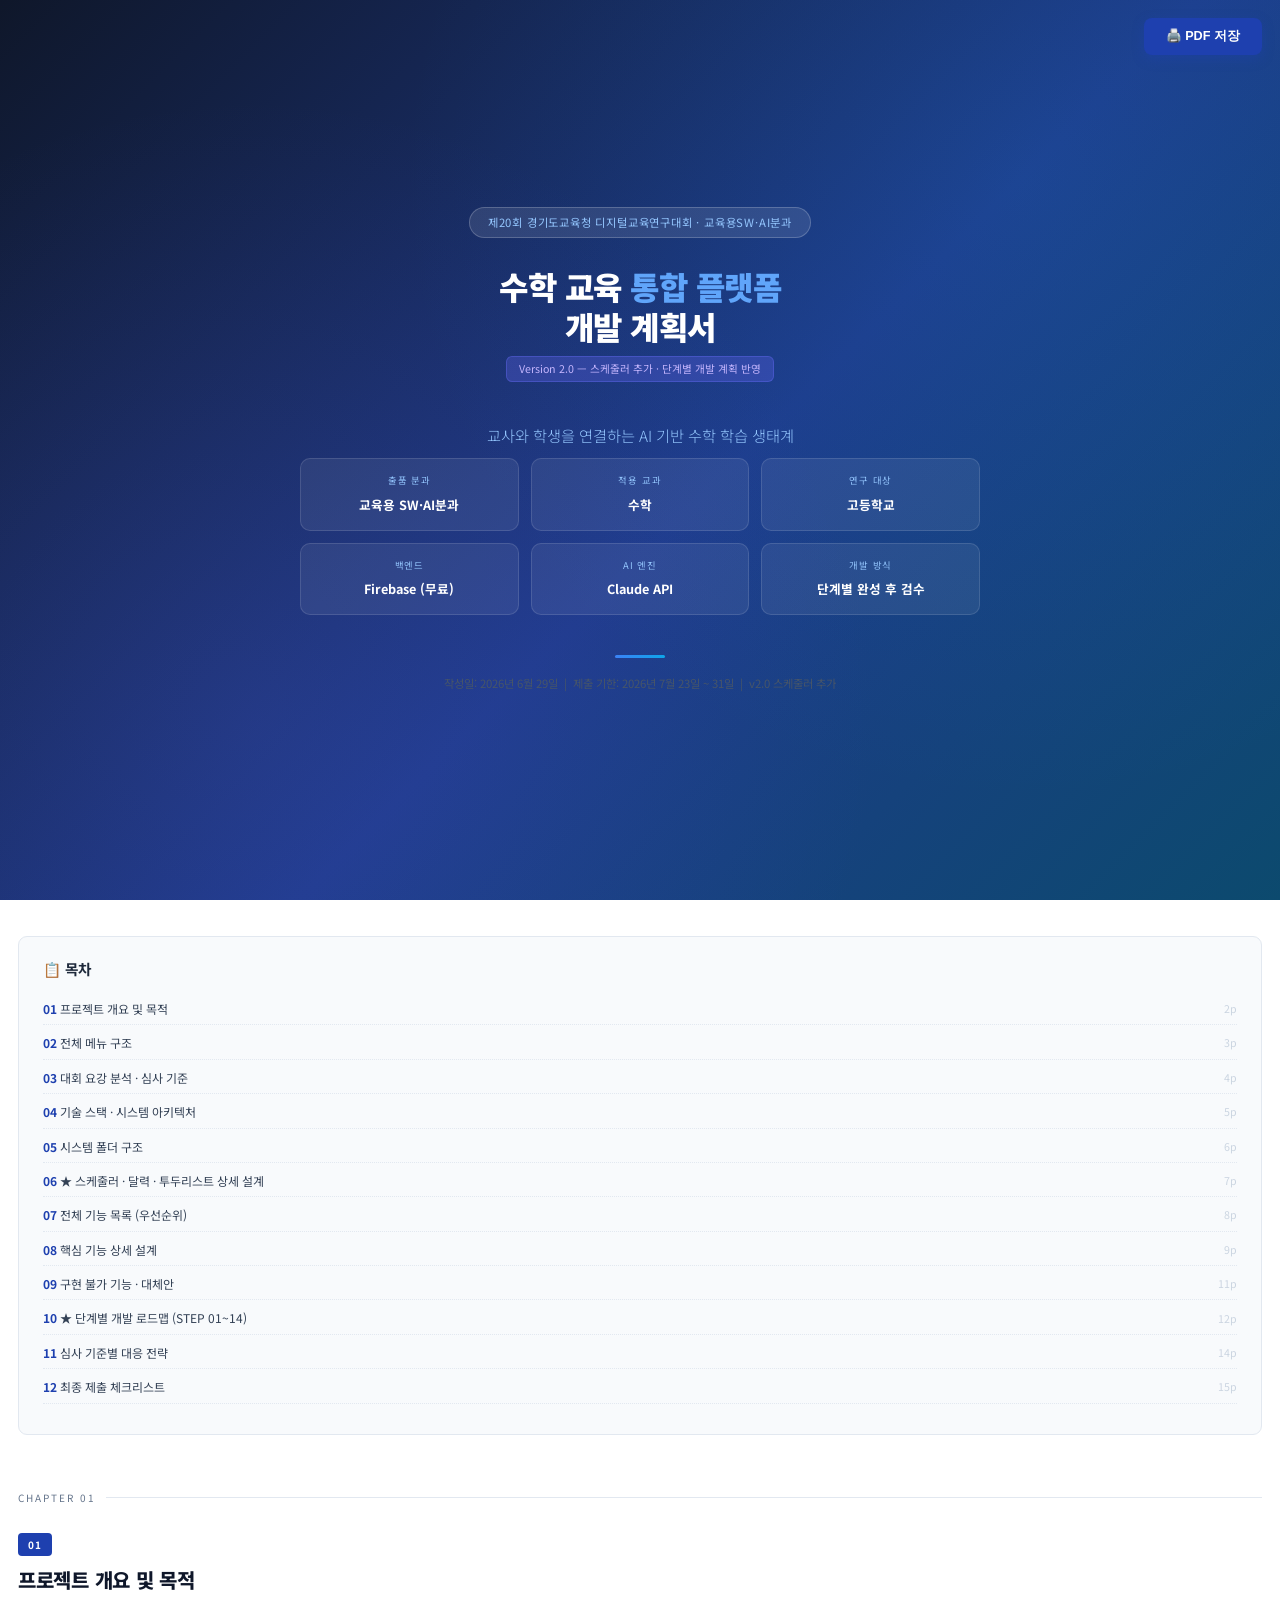
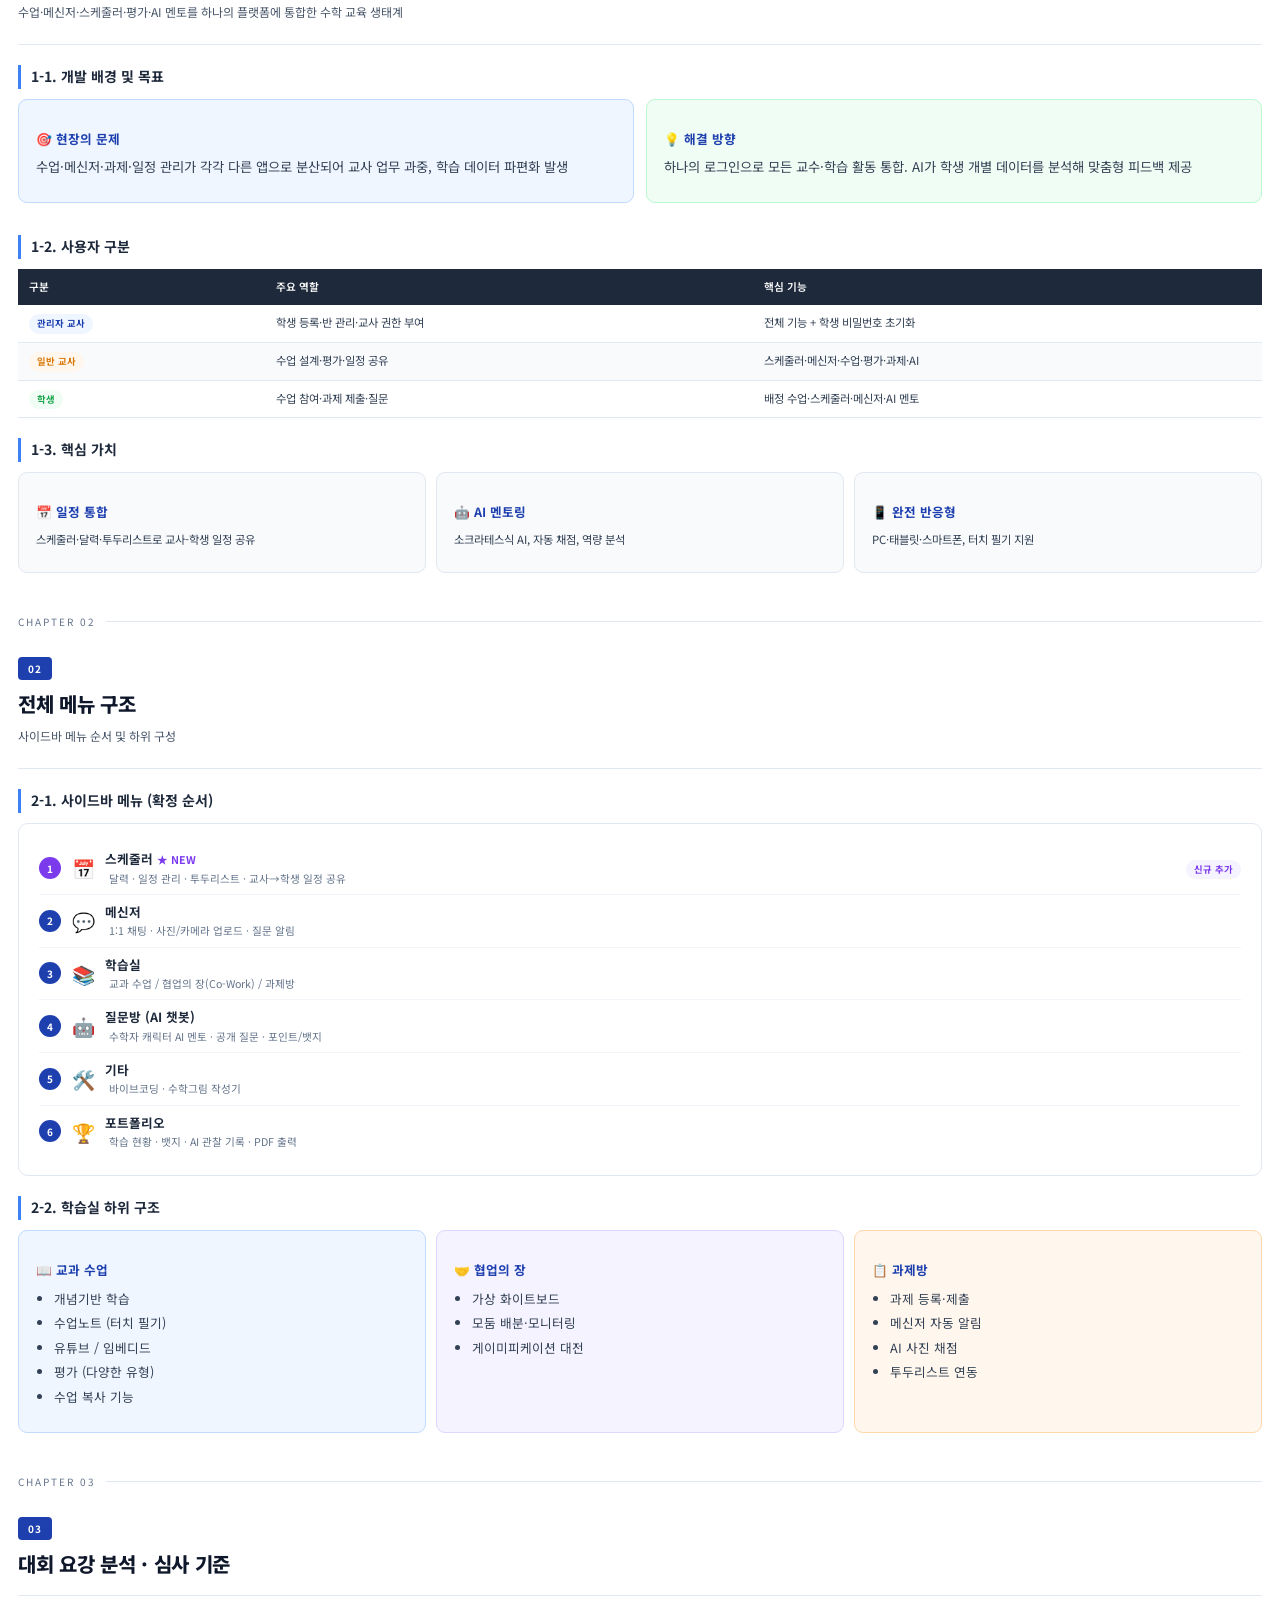
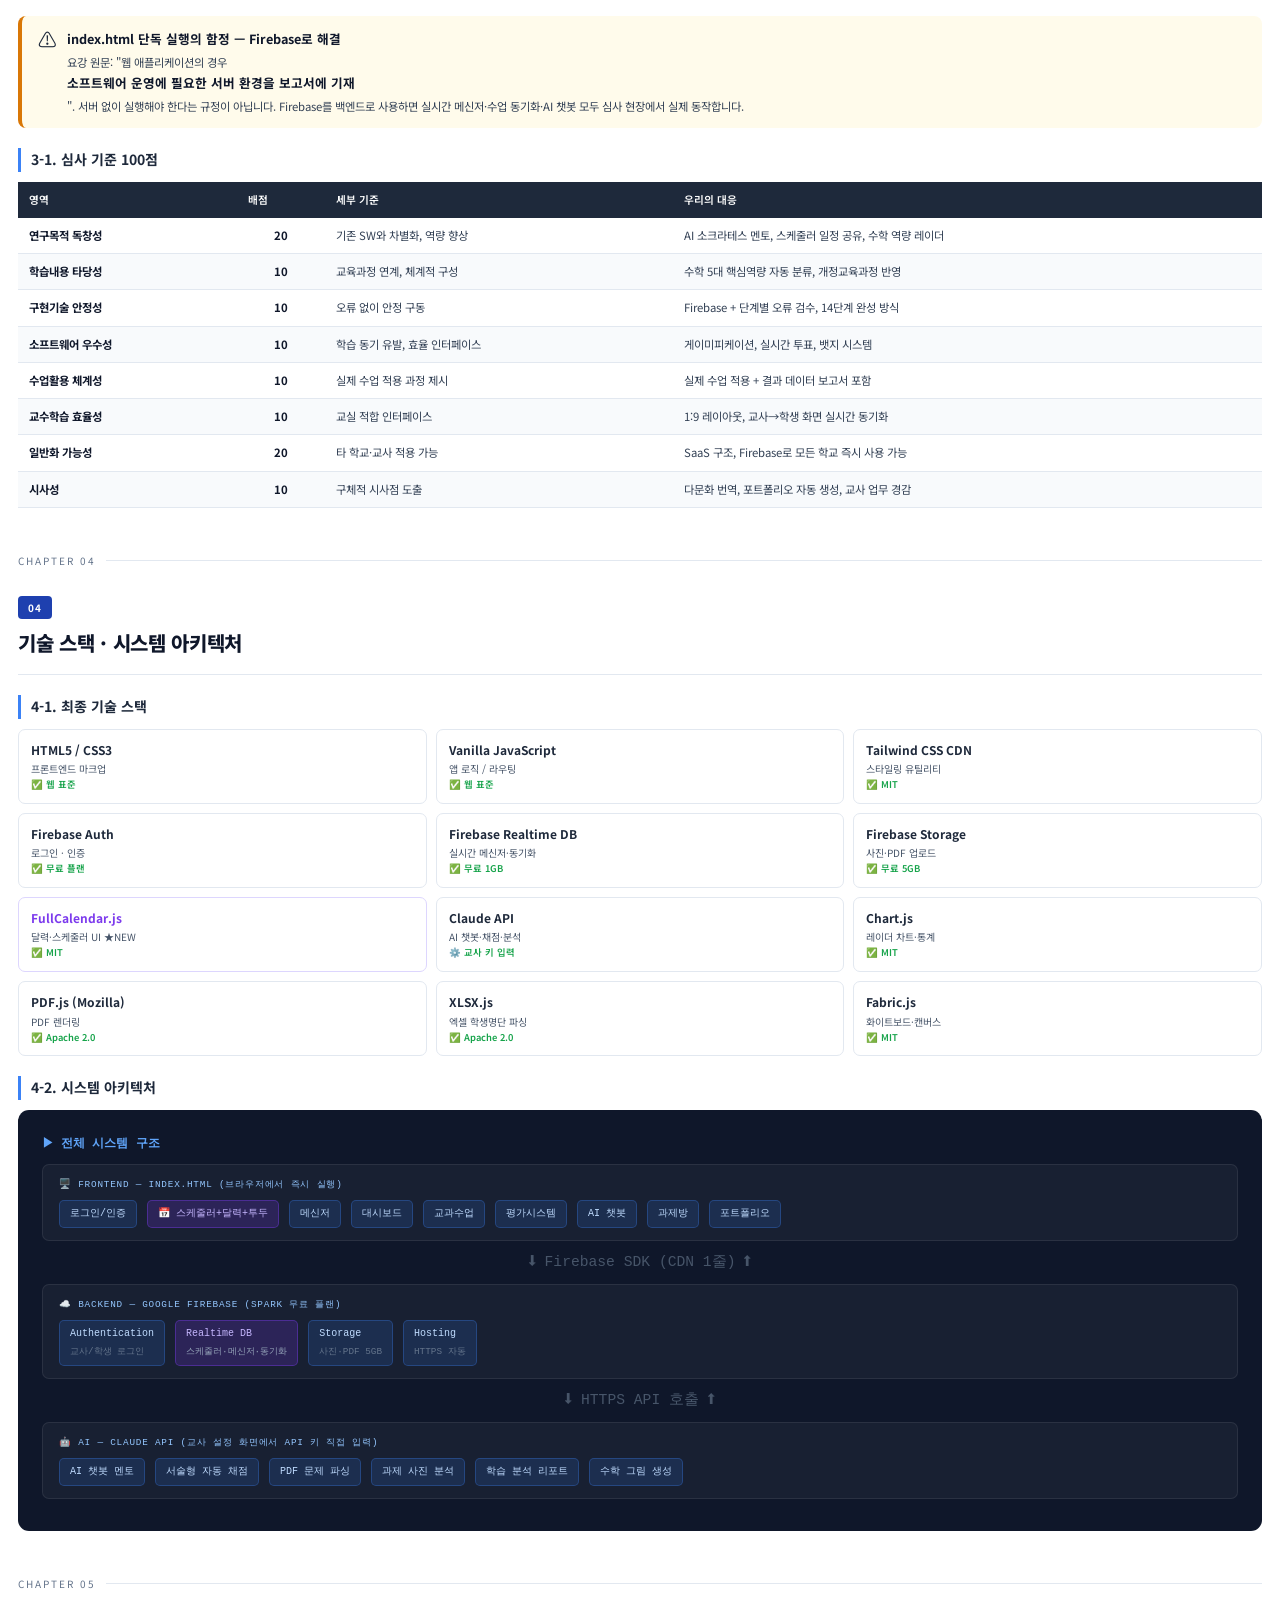
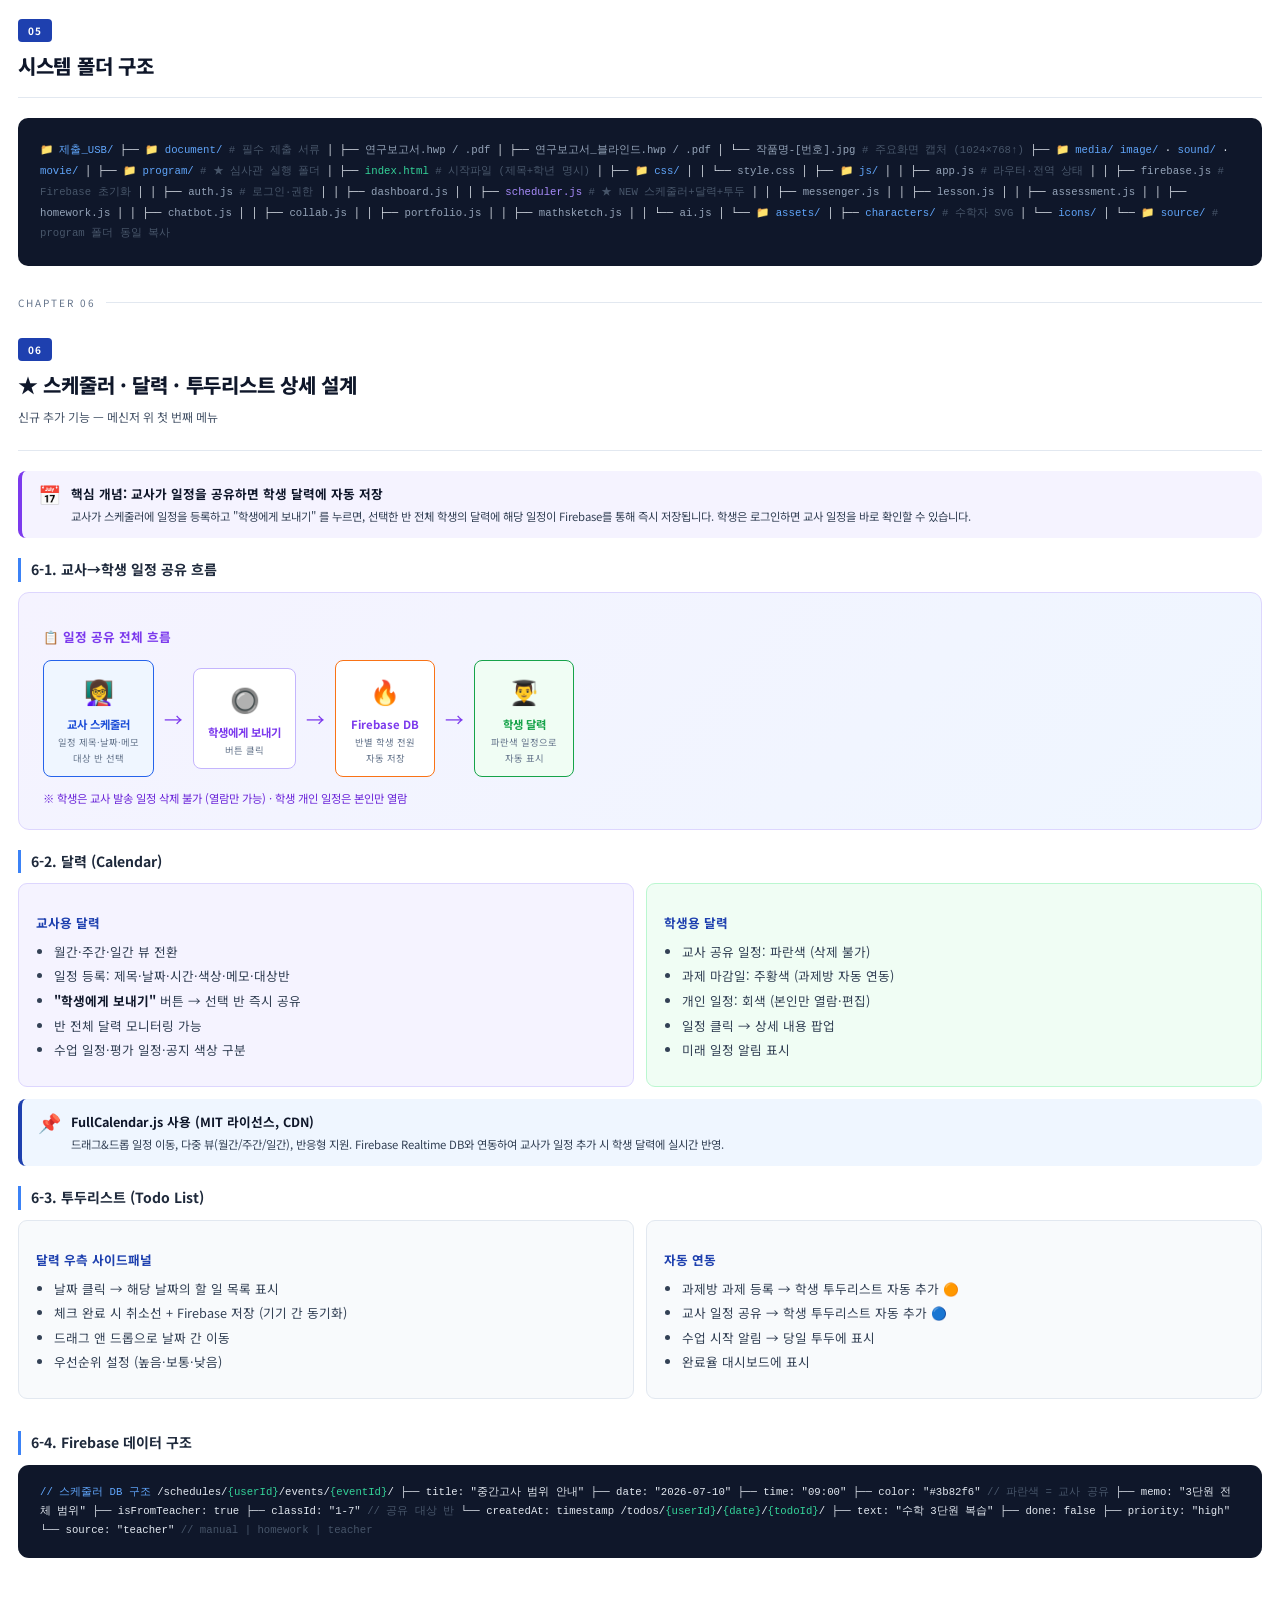
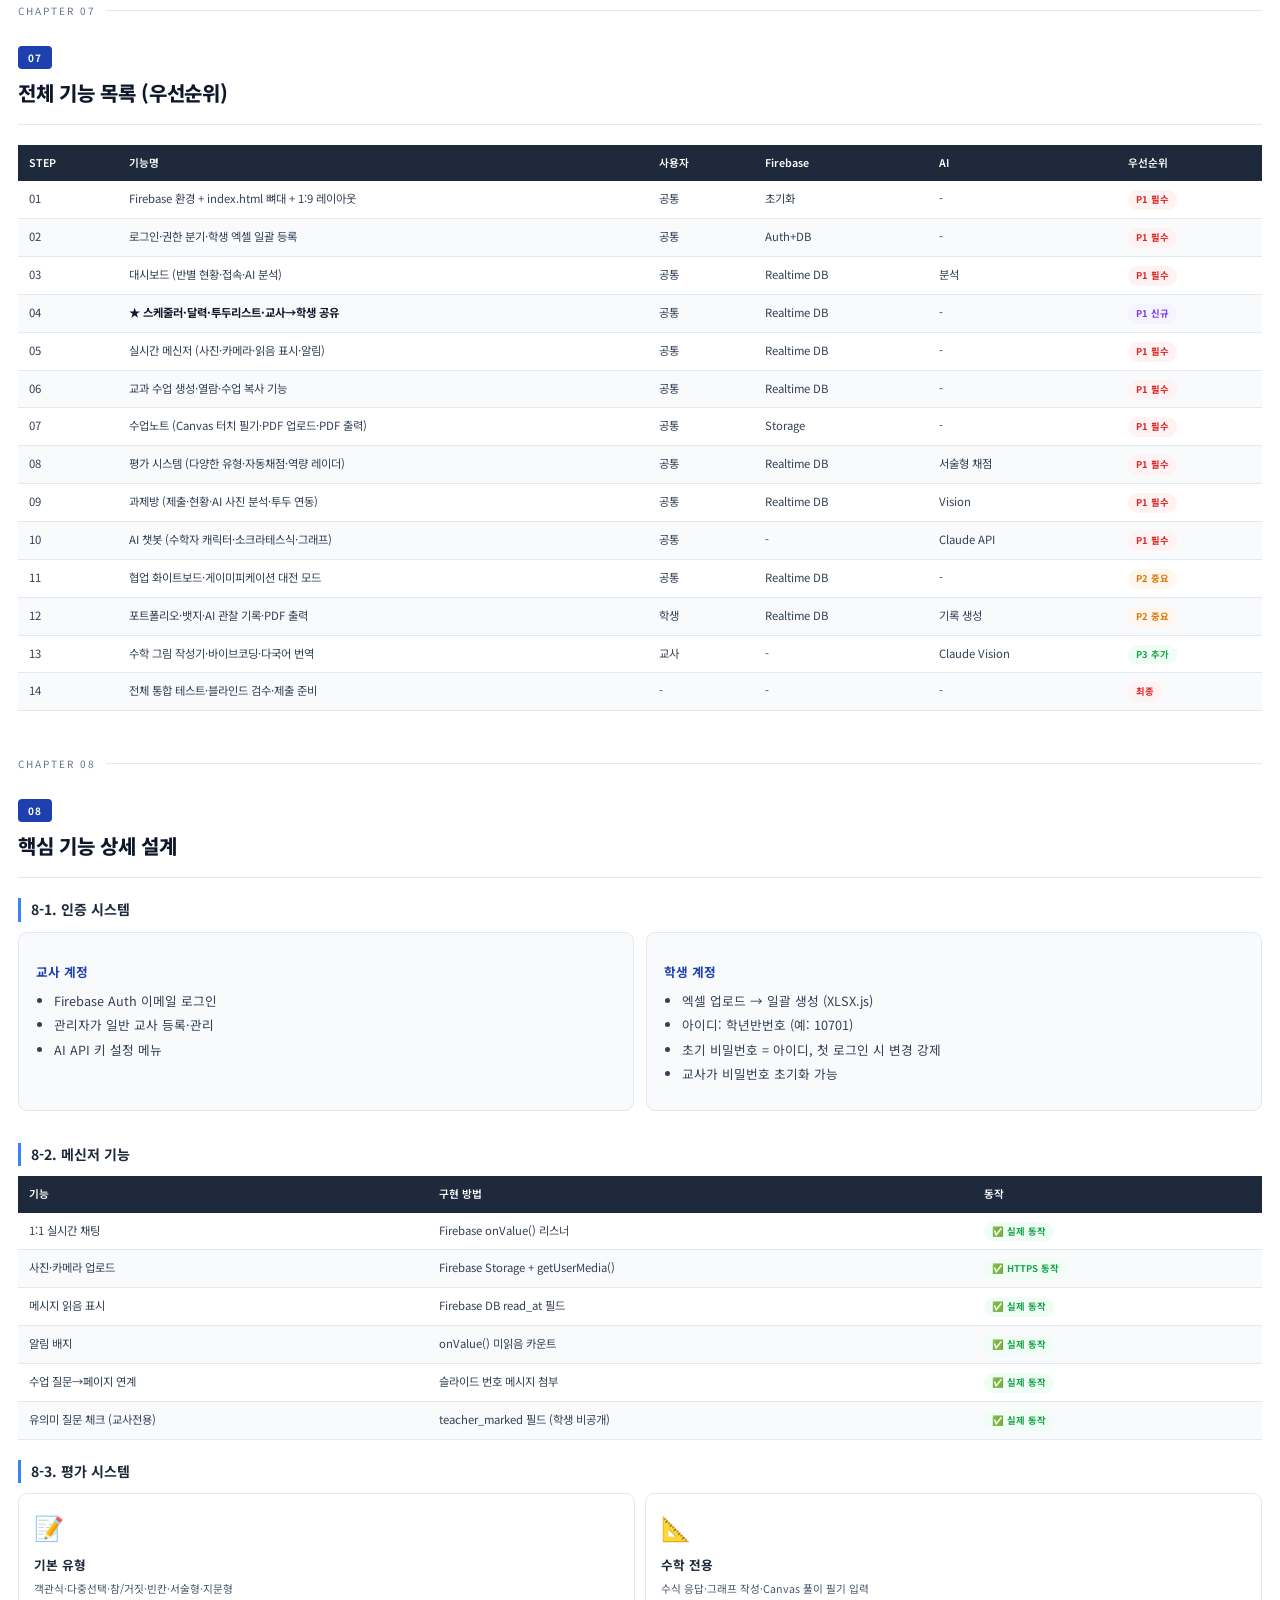
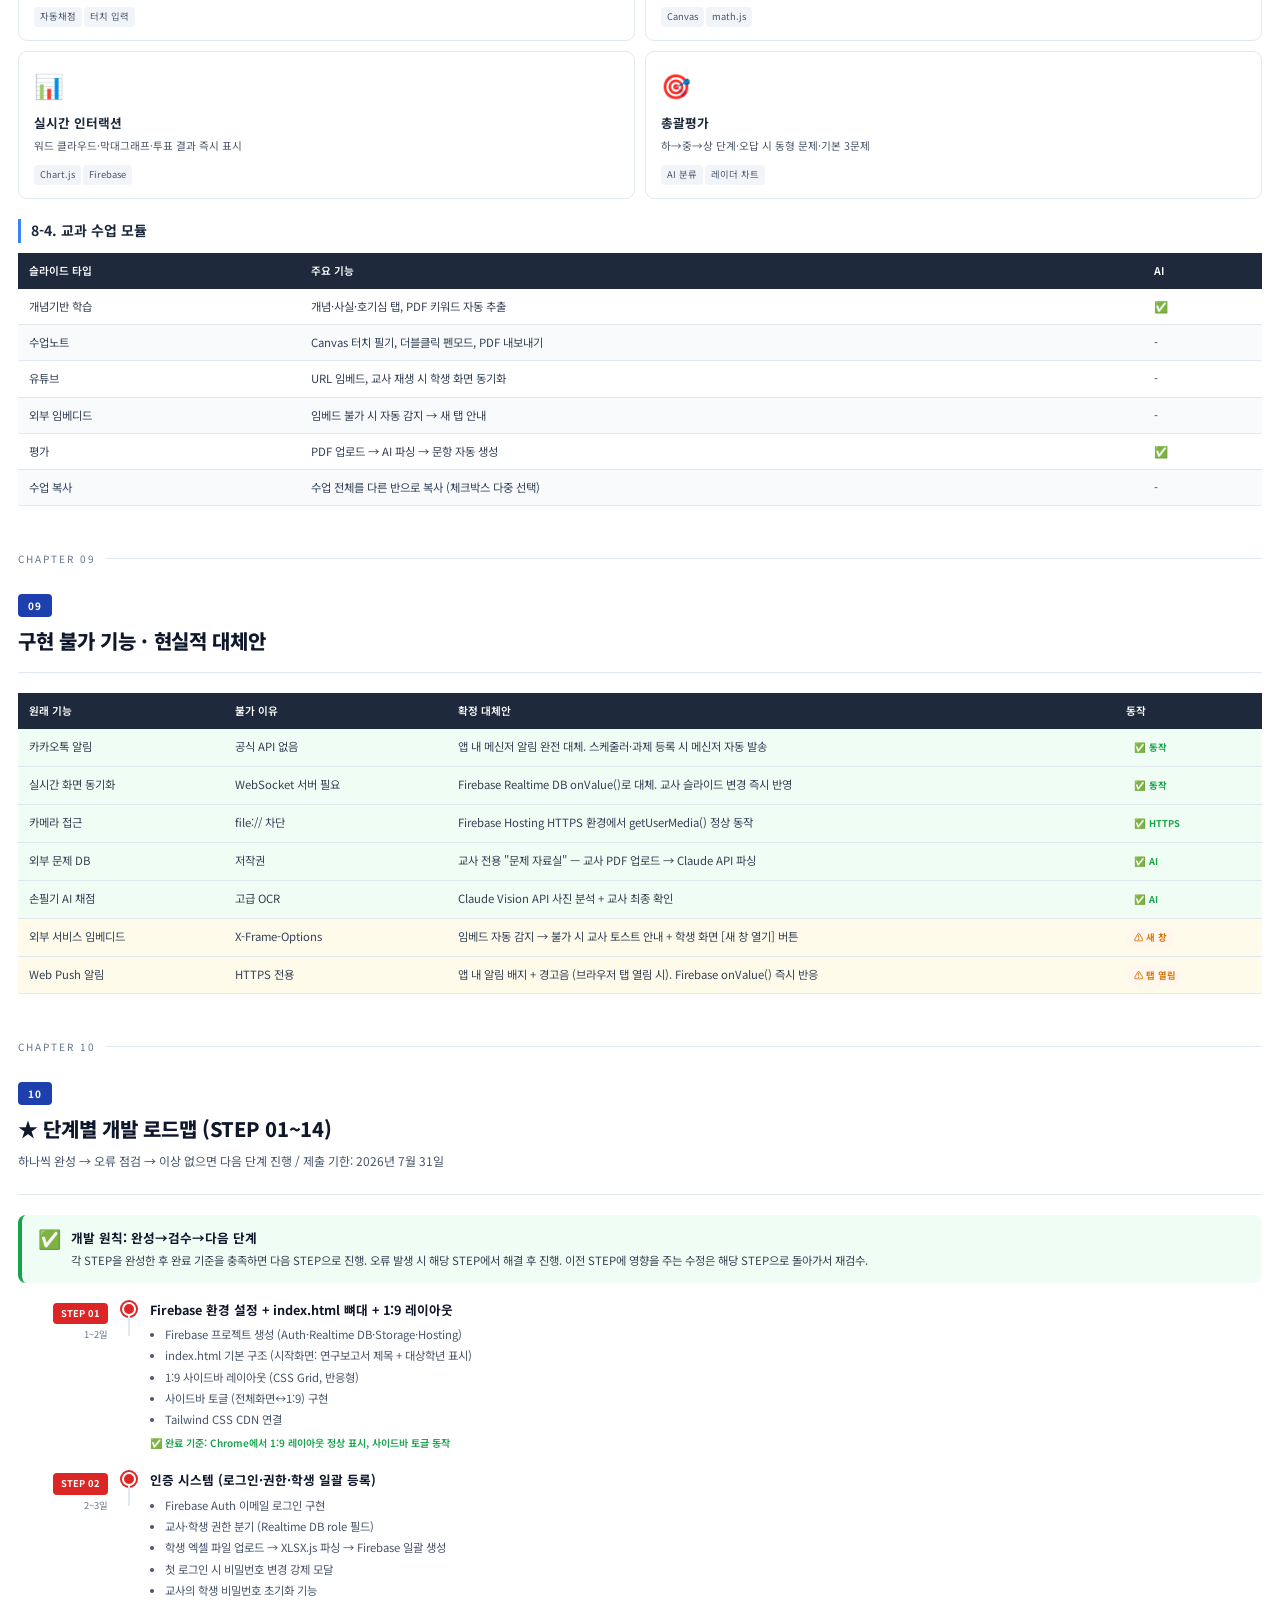
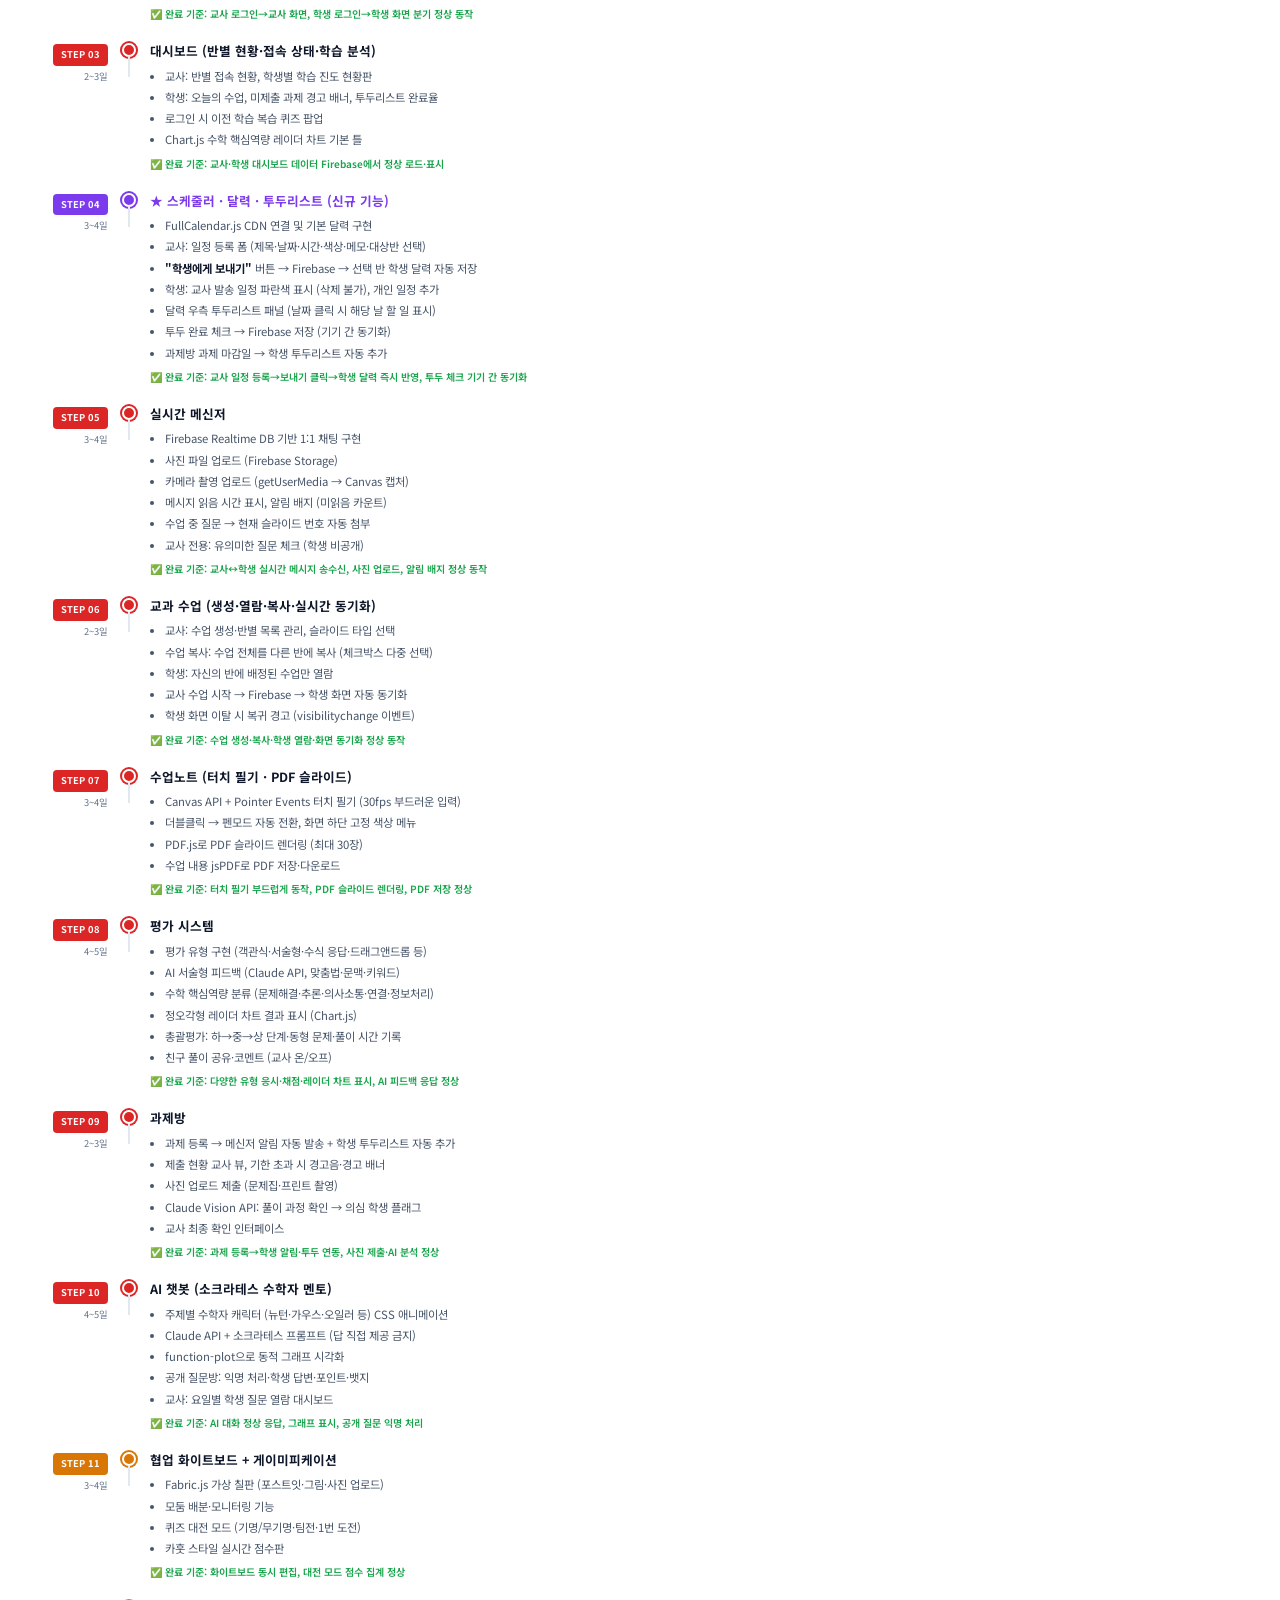
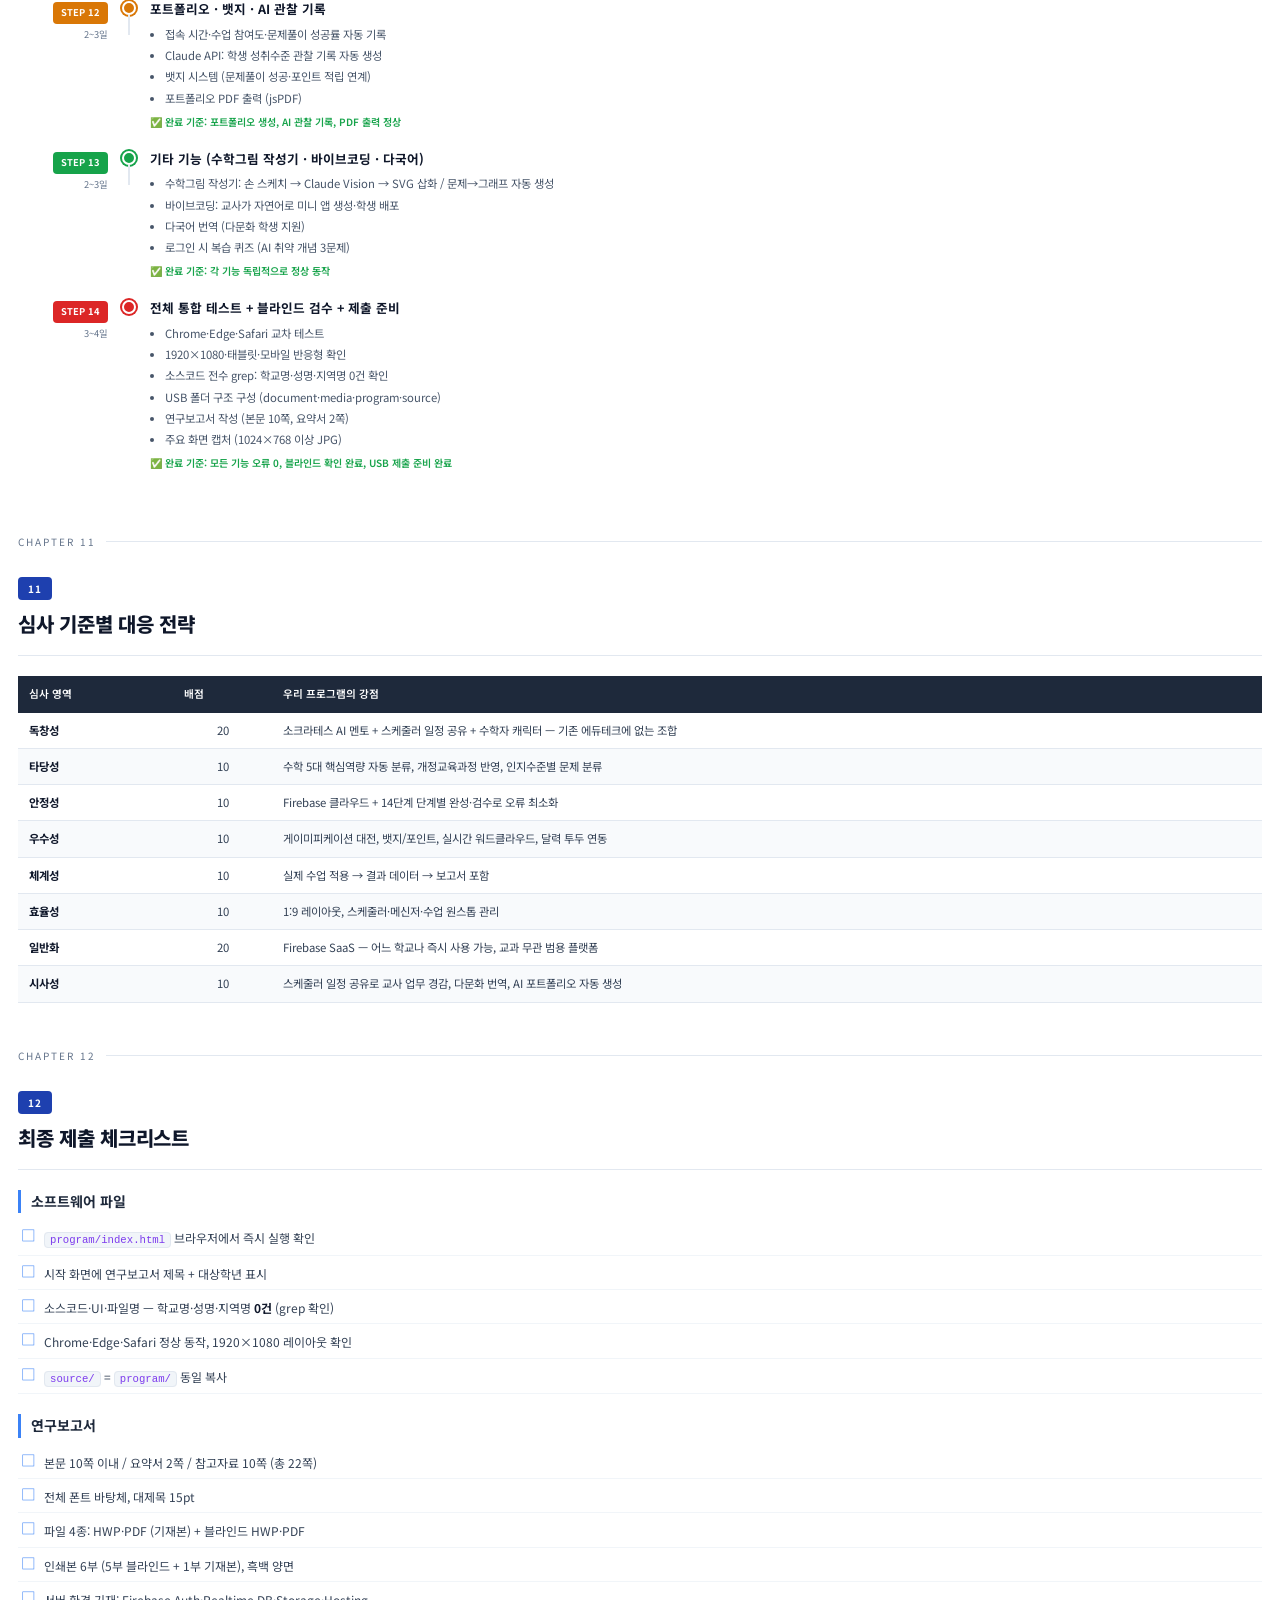
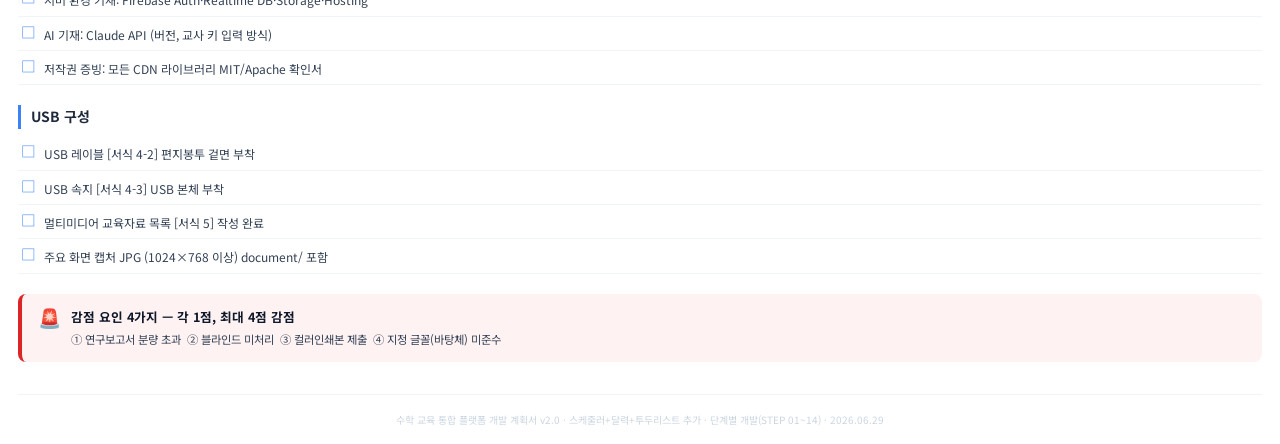
<file: 개발계획서.html>
<!DOCTYPE html>
<html lang="ko">
<head>
<meta charset="UTF-8">
<meta name="viewport" content="width=device-width, initial-scale=1.0">
<title>수학 교육 통합 플랫폼 개발 계획서 v2</title>
<style>
@import url('https://fonts.googleapis.com/css2?family=Noto+Sans+KR:wght@300;400;500;700;900&display=swap');
*{margin:0;padding:0;box-sizing:border-box}
:root{
  --primary:#1e40af;--pl:#3b82f6;--accent:#0ea5e9;
  --green:#16a34a;--orange:#d97706;--red:#dc2626;--purple:#7c3aed;
  --g50:#f8fafc;--g100:#f1f5f9;--g200:#e2e8f0;--g300:#cbd5e1;
  --g500:#64748b;--g600:#475569;--g700:#334155;--g800:#1e293b;--g900:#0f172a;
}
body{font-family:'Noto Sans KR','Malgun Gothic',sans-serif;background:#fff;color:var(--g800);font-size:10pt;line-height:1.7}
@page{size:A4;margin:14mm 17mm 14mm 17mm}
@media print{
  .no-print{display:none!important}
  .pb{page-break-before:always}
  body{font-size:9pt}
  .cover{min-height:100vh}
}

/* ── 표지 ── */
.cover{min-height:100vh;display:flex;flex-direction:column;justify-content:center;align-items:center;
  background:linear-gradient(135deg,#0f172a 0%,#1e3a8a 55%,#0c4a6e 100%);
  color:#fff;text-align:center;padding:50px 36px;position:relative;overflow:hidden}
.cover::before{content:'';position:absolute;inset:0;
  background:radial-gradient(circle at 20% 80%,rgba(99,102,241,.12) 0%,transparent 50%),
             radial-gradient(circle at 80% 20%,rgba(14,165,233,.1) 0%,transparent 50%)}
.ci{position:relative;z-index:1;max-width:680px;width:100%}
.cbadge{display:inline-block;background:rgba(255,255,255,.1);border:1px solid rgba(255,255,255,.2);
  border-radius:50px;padding:5px 18px;font-size:8.5pt;letter-spacing:.8px;margin-bottom:28px;color:#93c5fd}
.cover h1{font-size:24pt;font-weight:900;line-height:1.25;margin-bottom:10px;letter-spacing:-.5px}
.cover h1 span{color:#60a5fa}
.cover .sub{font-size:11.5pt;color:#93c5fd;margin-bottom:10px;font-weight:300}
.cover .ver{display:inline-block;background:rgba(99,102,241,.3);border:1px solid rgba(99,102,241,.4);
  border-radius:6px;padding:3px 12px;font-size:8pt;color:#c4b5fd;margin-bottom:40px}
.cgrid{display:grid;grid-template-columns:repeat(3,1fr);gap:12px;margin-bottom:40px}
.ccard{background:rgba(255,255,255,.07);border:1px solid rgba(255,255,255,.12);border-radius:10px;padding:14px 12px}
.ccard .cl{font-size:7pt;color:#93c5fd;margin-bottom:5px;text-transform:uppercase;letter-spacing:.8px}
.ccard .cv{font-size:9.5pt;font-weight:700;color:#fff}
.cdiv{width:50px;height:3px;background:linear-gradient(90deg,#3b82f6,#0ea5e9);margin:0 auto 16px;border-radius:2px}
.cmeta{font-size:8.5pt;color:#475569}

/* ── 본문 공통 ── */
.doc{padding:0 2px}
.ph{padding:28px 0 0;margin-bottom:4px}
.ph .chap{font-size:7.5pt;color:var(--g500);text-transform:uppercase;letter-spacing:2px;
  margin-bottom:7px;display:flex;align-items:center;gap:10px}
.ph .chap::after{content:'';flex:1;height:1px;background:var(--g200)}
.sec{padding:20px 0 14px;border-bottom:1px solid var(--g200);margin-bottom:20px}
.snum{display:inline-block;background:var(--primary);color:#fff;font-size:7.5pt;font-weight:700;
  padding:3px 10px;border-radius:4px;margin-bottom:7px;letter-spacing:.8px}
.sec h2{font-size:15pt;font-weight:800;color:var(--g900);letter-spacing:-.3px}
.sec p{color:var(--g600);margin-top:5px;font-size:9pt}
h3{font-size:10.5pt;font-weight:700;color:var(--g800);margin:20px 0 10px;padding-left:10px;border-left:3px solid var(--pl)}
h4{font-size:9.5pt;font-weight:700;color:var(--primary);margin:13px 0 7px}
p{margin-bottom:8px;color:var(--g700)}
ul,ol{padding-left:18px;margin-bottom:10px}
li{margin-bottom:3px;color:var(--g700);font-size:9.5pt}
strong{color:var(--g900)}
code{background:var(--g100);border:1px solid var(--g200);border-radius:4px;padding:1px 5px;font-size:8pt;font-family:'Courier New',monospace;color:var(--purple)}

/* ── 카드 ── */
.card{background:var(--g50);border:1px solid var(--g200);border-radius:9px;padding:15px 17px;margin-bottom:12px}
.card-blue{background:#eff6ff;border-color:#bfdbfe}
.card-green{background:#f0fdf4;border-color:#bbf7d0}
.card-purple{background:#f5f3ff;border-color:#ddd6fe}
.card-orange{background:#fff7ed;border-color:#fed7aa}
.card-red{background:#fef2f2;border-color:#fecaca}

/* ── 알림 ── */
.alert{border-radius:8px;padding:12px 16px;margin-bottom:14px;display:flex;gap:10px;align-items:flex-start}
.ai{font-size:14pt;flex-shrink:0;line-height:1.2}
.alert-d{background:#fef2f2;border-left:4px solid var(--red)}
.alert-s{background:#f0fdf4;border-left:4px solid var(--green)}
.alert-w{background:#fffbeb;border-left:4px solid var(--orange)}
.alert-i{background:#eff6ff;border-left:4px solid var(--primary)}
.alert-p{background:#f5f3ff;border-left:4px solid var(--purple)}
.alert strong{display:block;margin-bottom:3px;font-size:9.5pt}
.alert p{margin:0;font-size:8.5pt}

/* ── 표 ── */
table{width:100%;border-collapse:collapse;margin-bottom:16px;font-size:8.5pt}
thead th{background:var(--g800);color:#fff;padding:9px 11px;text-align:left;font-weight:600;font-size:8pt}
tbody td{padding:8px 11px;border-bottom:1px solid var(--g200);color:var(--g700);vertical-align:top}
tbody tr:nth-child(even) td{background:var(--g50)}

/* ── 배지 ── */
.badge{display:inline-block;padding:2px 8px;border-radius:50px;font-size:7pt;font-weight:700;white-space:nowrap}
.br{background:#fef2f2;color:var(--red)}
.bg{background:#f0fdf4;color:var(--green)}
.bo{background:#fff7ed;color:var(--orange)}
.bb{background:#eff6ff;color:var(--primary)}
.bp{background:#f5f3ff;color:var(--purple)}
.bgr{background:var(--g100);color:var(--g600)}

/* ── 아키텍처 다이어그램 ── */
.arch{background:var(--g900);color:#e2e8f0;border-radius:11px;padding:24px;font-family:'Courier New',monospace;font-size:8pt;line-height:1.8;margin-bottom:16px}
.arch .at{color:#60a5fa;font-weight:700;margin-bottom:8px;font-size:9pt}
.al{background:rgba(255,255,255,.04);border:1px solid rgba(255,255,255,.08);border-radius:7px;padding:12px 16px;margin:8px 0}
.al .alt{color:#93c5fd;font-size:7pt;margin-bottom:6px;letter-spacing:.8px;text-transform:uppercase}
.aitems{display:flex;gap:10px;flex-wrap:wrap}
.aitem{background:rgba(59,130,246,.15);border:1px solid rgba(59,130,246,.3);border-radius:5px;padding:4px 10px;color:#bfdbfe;font-size:7.5pt}
.aitem.new{background:rgba(124,58,237,.2);border-color:rgba(124,58,237,.4);color:#c4b5fd}
.aarrow{text-align:center;color:var(--g600);font-size:11pt;line-height:1.6;padding:2px 0}

/* ── 폴더 트리 ── */
.ftree{background:var(--g900);color:#e2e8f0;border-radius:10px;padding:22px;font-family:'Courier New',monospace;font-size:8pt;line-height:1.95}
.ftree .fd{color:#60a5fa}
.ftree .ff{color:#94a3b8}
.ftree .fc{color:#475569}
.ftree .fh{color:#34d399}
.ftree .fn{color:#a78bfa}

/* ── 스텝 타임라인 ── */
.steps{position:relative;margin:16px 0}
.step{display:grid;grid-template-columns:90px 14px 1fr;gap:0 14px;margin-bottom:0;align-items:start}
.step-line{grid-column:2;grid-row:1/3;display:flex;flex-direction:column;align-items:center}
.step-dot{width:14px;height:14px;border-radius:50%;border:2px solid #fff;box-shadow:0 0 0 2px var(--pl);background:var(--pl);flex-shrink:0;margin-top:3px}
.step-dot.p1{background:var(--red);box-shadow:0 0 0 2px var(--red)}
.step-dot.p2{background:var(--orange);box-shadow:0 0 0 2px var(--orange)}
.step-dot.p3{background:var(--green);box-shadow:0 0 0 2px var(--green)}
.step-dot.pnew{background:var(--purple);box-shadow:0 0 0 2px var(--purple)}
.step-vline{width:2px;background:var(--g200);flex:1;min-height:20px}
.step-num{text-align:right;padding-top:2px}
.step-num .sn{display:inline-block;background:var(--primary);color:#fff;font-size:7pt;font-weight:700;padding:3px 8px;border-radius:4px}
.step-num .sn.p1{background:var(--red)}
.step-num .sn.p2{background:var(--orange)}
.step-num .sn.p3{background:var(--green)}
.step-num .sn.pnew{background:var(--purple)}
.step-num .dur{font-size:7pt;color:var(--g500);margin-top:3px}
.step-content{padding-bottom:18px}
.step-content h4{font-size:9.5pt;margin:0 0 5px;color:var(--g900)}
.step-content ul{margin:0;padding-left:15px}
.step-content li{font-size:8.5pt;color:var(--g600);margin-bottom:2px}
.step-content .ok{font-size:7.5pt;color:var(--green);margin-top:5px;font-weight:600}
.step-content .ok::before{content:'✅ 완료 기준: '}

/* ── 그리드 ── */
.g2{display:grid;grid-template-columns:1fr 1fr;gap:12px}
.g3{display:grid;grid-template-columns:1fr 1fr 1fr;gap:10px}
.g4{display:grid;grid-template-columns:repeat(4,1fr);gap:8px}

/* ── 체크리스트 ── */
.clist{list-style:none;padding:0}
.clist li{padding:5px 0 5px 26px;position:relative;border-bottom:1px solid var(--g100);font-size:9pt}
.clist li::before{content:'□';position:absolute;left:3px;color:var(--pl);font-size:11pt;line-height:1;top:5px}

/* ── 목차 ── */
.toc{background:var(--g50);border:1px solid var(--g200);border-radius:9px;padding:20px 24px;margin-bottom:26px}
.toc h3{border:none;padding:0;margin:0 0 12px;font-size:11pt}
.toc-list{list-style:none;padding:0}
.toc-list li{display:flex;justify-content:space-between;align-items:center;
  padding:5px 0;border-bottom:1px dotted var(--g200);font-size:9pt;color:var(--g700)}
.toc-list .tn{color:var(--primary);font-weight:700;min-width:24px}
.toc-list .tp{color:var(--g300);font-size:8pt}

/* ── 스케줄러 개요도 ── */
.sch-flow{background:linear-gradient(135deg,#f5f3ff,#eff6ff);border:1px solid #ddd6fe;border-radius:11px;padding:20px 24px;margin-bottom:16px}
.sch-boxes{display:flex;align-items:center;gap:10px;flex-wrap:wrap;margin:12px 0}
.sch-box{background:#fff;border:1.5px solid #c4b5fd;border-radius:8px;padding:10px 14px;text-align:center;min-width:100px}
.sch-box .sb-icon{font-size:18pt;margin-bottom:4px}
.sch-box .sb-title{font-size:8.5pt;font-weight:700;color:var(--purple)}
.sch-box .sb-sub{font-size:7pt;color:var(--g500)}
.sch-arrow{font-size:14pt;color:var(--purple);flex-shrink:0}
.sch-box.teacher{border-color:#2563eb;background:#eff6ff}
.sch-box.teacher .sb-title{color:#1d4ed8}
.sch-box.student{border-color:#16a34a;background:#f0fdf4}
.sch-box.student .sb-title{color:var(--green)}

/* ── 메뉴 구조도 ── */
.menu-tree{background:#fff;border:1.5px solid var(--g200);border-radius:10px;padding:18px 20px;margin-bottom:16px}
.menu-item{display:flex;align-items:center;gap:10px;padding:6px 0;border-bottom:1px solid var(--g100)}
.menu-item:last-child{border:none}
.mi-num{width:22px;height:22px;background:var(--primary);color:#fff;border-radius:50%;display:flex;align-items:center;justify-content:center;font-size:7.5pt;font-weight:700;flex-shrink:0}
.mi-num.new{background:var(--purple)}
.mi-icon{font-size:14pt;width:24px;text-align:center}
.mi-name{font-weight:700;font-size:9.5pt;color:var(--g800)}
.mi-sub{font-size:8pt;color:var(--g500);margin-left:4px}
.mi-badge{margin-left:auto}

/* ── 기능 카드 ── */
.fc-grid{display:grid;grid-template-columns:1fr 1fr;gap:10px;margin-bottom:14px}
.fc-item{border:1px solid var(--g200);border-radius:9px;padding:13px 15px;background:#fff}
.fc-item .fi{font-size:18pt;margin-bottom:6px}
.fc-item h4{font-size:9.5pt;margin:0 0 5px;color:var(--g800)}
.fc-item p{font-size:8pt;margin:0;color:var(--g600);line-height:1.55}
.fc-item .tags{margin-top:7px}
.fc-item .tags span{display:inline-block;background:var(--g100);color:var(--g600);font-size:7pt;padding:2px 6px;border-radius:4px;margin:2px 2px 0 0}

/* ── 스택 그리드 ── */
.sg{display:grid;grid-template-columns:repeat(3,1fr);gap:9px;margin-bottom:14px}
.si{background:#fff;border:1px solid var(--g200);border-radius:7px;padding:10px 12px}
.si .sn{font-weight:700;font-size:9pt;color:var(--g800)}
.si .sr{font-size:7.5pt;color:var(--g600)}
.si .sl{font-size:7pt;color:var(--green);font-weight:600}

/* ── 인쇄 버튼 ── */
.pbtn{position:fixed;top:18px;right:18px;background:var(--primary);color:#fff;border:none;border-radius:8px;
  padding:10px 22px;font-size:9.5pt;font-weight:700;cursor:pointer;box-shadow:0 4px 12px rgba(30,64,175,.4);z-index:1000;display:flex;align-items:center;gap:6px}
.pbtn:hover{background:#1d4ed8}

.hbox{background:linear-gradient(135deg,#eff6ff,#f0f9ff);border:1px solid #bfdbfe;border-radius:9px;padding:15px 19px;margin-bottom:14px}
.hbox h4{color:var(--primary);margin:0 0 7px}
hr{border:none;border-top:1px solid var(--g200);margin:24px 0}
.pn{text-align:center;color:var(--g300);font-size:7.5pt;padding:16px 0;border-top:1px solid var(--g100);margin-top:32px}
.risk-g td{background:#f0fdf4!important}
.risk-o td{background:#fffbeb!important}
.risk-r td{background:#fef2f2!important}
</style>
</head>
<body>

<button class="pbtn no-print" onclick="window.print()">🖨️ PDF 저장</button>

<!-- ══════════════════ 표지 ══════════════════ -->
<div class="cover">
<div class="ci">
  <div class="cbadge">제20회 경기도교육청 디지털교육연구대회 · 교육용SW·AI분과</div>
  <h1>수학 교육 <span>통합 플랫폼</span><br>개발 계획서</h1>
  <div class="ver">Version 2.0 — 스케줄러 추가 · 단계별 개발 계획 반영</div>
  <p class="sub">교사와 학생을 연결하는 AI 기반 수학 학습 생태계</p>
  <div class="cgrid">
    <div class="ccard"><div class="cl">출품 분과</div><div class="cv">교육용 SW·AI분과</div></div>
    <div class="ccard"><div class="cl">적용 교과</div><div class="cv">수학</div></div>
    <div class="ccard"><div class="cl">연구 대상</div><div class="cv">고등학교</div></div>
    <div class="ccard"><div class="cl">백엔드</div><div class="cv">Firebase (무료)</div></div>
    <div class="ccard"><div class="cl">AI 엔진</div><div class="cv">Claude API</div></div>
    <div class="ccard"><div class="cl">개발 방식</div><div class="cv">단계별 완성 후 검수</div></div>
  </div>
  <div class="cdiv"></div>
  <div class="cmeta">작성일: 2026년 6월 29일 &nbsp;|&nbsp; 제출 기한: 2026년 7월 23일 ~ 31일 &nbsp;|&nbsp; v2.0 스케줄러 추가</div>
</div>
</div>

<div class="doc" style="padding:36px 18px 0">

<!-- ══ 목차 ══ -->
<div class="toc">
  <h3>📋 목차</h3>
  <ul class="toc-list">
    <li><span><span class="tn">01</span> 프로젝트 개요 및 목적</span><span class="tp">2p</span></li>
    <li><span><span class="tn">02</span> 전체 메뉴 구조</span><span class="tp">3p</span></li>
    <li><span><span class="tn">03</span> 대회 요강 분석 · 심사 기준</span><span class="tp">4p</span></li>
    <li><span><span class="tn">04</span> 기술 스택 · 시스템 아키텍처</span><span class="tp">5p</span></li>
    <li><span><span class="tn">05</span> 시스템 폴더 구조</span><span class="tp">6p</span></li>
    <li><span><span class="tn">06</span> ★ 스케줄러 · 달력 · 투두리스트 상세 설계</span><span class="tp">7p</span></li>
    <li><span><span class="tn">07</span> 전체 기능 목록 (우선순위)</span><span class="tp">8p</span></li>
    <li><span><span class="tn">08</span> 핵심 기능 상세 설계</span><span class="tp">9p</span></li>
    <li><span><span class="tn">09</span> 구현 불가 기능 · 대체안</span><span class="tp">11p</span></li>
    <li><span><span class="tn">10</span> ★ 단계별 개발 로드맵 (STEP 01~14)</span><span class="tp">12p</span></li>
    <li><span><span class="tn">11</span> 심사 기준별 대응 전략</span><span class="tp">14p</span></li>
    <li><span><span class="tn">12</span> 최종 제출 체크리스트</span><span class="tp">15p</span></li>
  </ul>
</div>

<!-- ══════════ 01 개요 ══════════ -->
<div class="pb"></div>
<div class="ph"><div class="chap">CHAPTER 01</div></div>
<div class="sec"><div class="snum">01</div><h2>프로젝트 개요 및 목적</h2><p>수업·메신저·스케줄러·평가·AI 멘토를 하나의 플랫폼에 통합한 수학 교육 생태계</p></div>

<h3>1-1. 개발 배경 및 목표</h3>
<div class="g2">
  <div class="card card-blue">
    <h4>🎯 현장의 문제</h4>
    <p>수업·메신저·과제·일정 관리가 각각 다른 앱으로 분산되어 교사 업무 과중, 학습 데이터 파편화 발생</p>
  </div>
  <div class="card card-green">
    <h4>💡 해결 방향</h4>
    <p>하나의 로그인으로 모든 교수·학습 활동 통합. AI가 학생 개별 데이터를 분석해 맞춤형 피드백 제공</p>
  </div>
</div>

<h3>1-2. 사용자 구분</h3>
<table>
  <thead><tr><th>구분</th><th>주요 역할</th><th>핵심 기능</th></tr></thead>
  <tbody>
    <tr><td><span class="badge bb">관리자 교사</span></td><td>학생 등록·반 관리·교사 권한 부여</td><td>전체 기능 + 학생 비밀번호 초기화</td></tr>
    <tr><td><span class="badge bo">일반 교사</span></td><td>수업 설계·평가·일정 공유</td><td>스케줄러·메신저·수업·평가·과제·AI</td></tr>
    <tr><td><span class="badge bg">학생</span></td><td>수업 참여·과제 제출·질문</td><td>배정 수업·스케줄러·메신저·AI 멘토</td></tr>
  </tbody>
</table>

<h3>1-3. 핵심 가치</h3>
<div class="g3">
  <div class="card"><h4>📅 일정 통합</h4><p style="font-size:8.5pt">스케줄러·달력·투두리스트로 교사-학생 일정 공유</p></div>
  <div class="card"><h4>🤖 AI 멘토링</h4><p style="font-size:8.5pt">소크라테스식 AI, 자동 채점, 역량 분석</p></div>
  <div class="card"><h4>📱 완전 반응형</h4><p style="font-size:8.5pt">PC·태블릿·스마트폰, 터치 필기 지원</p></div>
</div>

<!-- ══════════ 02 메뉴 구조 ══════════ -->
<div class="pb"></div>
<div class="ph"><div class="chap">CHAPTER 02</div></div>
<div class="sec"><div class="snum">02</div><h2>전체 메뉴 구조</h2><p>사이드바 메뉴 순서 및 하위 구성</p></div>

<h3>2-1. 사이드바 메뉴 (확정 순서)</h3>
<div class="menu-tree">
  <div class="menu-item">
    <div class="mi-num new">1</div>
    <div class="mi-icon">📅</div>
    <div>
      <div class="mi-name">스케줄러 <span style="color:#7c3aed;font-size:8pt">★ NEW</span></div>
      <div class="mi-sub">달력 · 일정 관리 · 투두리스트 · 교사→학생 일정 공유</div>
    </div>
    <div class="mi-badge"><span class="badge bp">신규 추가</span></div>
  </div>
  <div class="menu-item">
    <div class="mi-num">2</div>
    <div class="mi-icon">💬</div>
    <div>
      <div class="mi-name">메신저</div>
      <div class="mi-sub">1:1 채팅 · 사진/카메라 업로드 · 질문 알림</div>
    </div>
  </div>
  <div class="menu-item">
    <div class="mi-num">3</div>
    <div class="mi-icon">📚</div>
    <div>
      <div class="mi-name">학습실</div>
      <div class="mi-sub">교과 수업 / 협업의 장(Co-Work) / 과제방</div>
    </div>
  </div>
  <div class="menu-item">
    <div class="mi-num">4</div>
    <div class="mi-icon">🤖</div>
    <div>
      <div class="mi-name">질문방 (AI 챗봇)</div>
      <div class="mi-sub">수학자 캐릭터 AI 멘토 · 공개 질문 · 포인트/뱃지</div>
    </div>
  </div>
  <div class="menu-item">
    <div class="mi-num">5</div>
    <div class="mi-icon">🛠️</div>
    <div>
      <div class="mi-name">기타</div>
      <div class="mi-sub">바이브코딩 · 수학그림 작성기</div>
    </div>
  </div>
  <div class="menu-item">
    <div class="mi-num">6</div>
    <div class="mi-icon">🏆</div>
    <div>
      <div class="mi-name">포트폴리오</div>
      <div class="mi-sub">학습 현황 · 뱃지 · AI 관찰 기록 · PDF 출력</div>
    </div>
  </div>
</div>

<h3>2-2. 학습실 하위 구조</h3>
<div class="g3">
  <div class="card card-blue">
    <h4>📖 교과 수업</h4>
    <ul style="font-size:8.5pt">
      <li>개념기반 학습</li>
      <li>수업노트 (터치 필기)</li>
      <li>유튜브 / 임베디드</li>
      <li>평가 (다양한 유형)</li>
      <li>수업 복사 기능</li>
    </ul>
  </div>
  <div class="card card-purple">
    <h4>🤝 협업의 장</h4>
    <ul style="font-size:8.5pt">
      <li>가상 화이트보드</li>
      <li>모둠 배분·모니터링</li>
      <li>게이미피케이션 대전</li>
    </ul>
  </div>
  <div class="card card-orange">
    <h4>📋 과제방</h4>
    <ul style="font-size:8.5pt">
      <li>과제 등록·제출</li>
      <li>메신저 자동 알림</li>
      <li>AI 사진 채점</li>
      <li>투두리스트 연동</li>
    </ul>
  </div>
</div>

<!-- ══════════ 03 요강 ══════════ -->
<div class="pb"></div>
<div class="ph"><div class="chap">CHAPTER 03</div></div>
<div class="sec"><div class="snum">03</div><h2>대회 요강 분석 · 심사 기준</h2></div>

<div class="alert alert-w">
  <div class="ai">⚠️</div>
  <div><strong>index.html 단독 실행의 함정 — Firebase로 해결</strong>
  <p>요강 원문: "웹 애플리케이션의 경우 <strong>소프트웨어 운영에 필요한 서버 환경을 보고서에 기재</strong>". 서버 없이 실행해야 한다는 규정이 아닙니다. Firebase를 백엔드로 사용하면 실시간 메신저·수업 동기화·AI 챗봇 모두 심사 현장에서 실제 동작합니다.</p></div>
</div>

<h3>3-1. 심사 기준 100점</h3>
<table>
  <thead><tr><th>영역</th><th>배점</th><th>세부 기준</th><th>우리의 대응</th></tr></thead>
  <tbody>
    <tr><td><strong>연구목적 독창성</strong></td><td style="text-align:center"><strong>20</strong></td><td>기존 SW와 차별화, 역량 향상</td><td>AI 소크라테스 멘토, 스케줄러 일정 공유, 수학 역량 레이더</td></tr>
    <tr><td><strong>학습내용 타당성</strong></td><td style="text-align:center"><strong>10</strong></td><td>교육과정 연계, 체계적 구성</td><td>수학 5대 핵심역량 자동 분류, 개정교육과정 반영</td></tr>
    <tr><td><strong>구현기술 안정성</strong></td><td style="text-align:center"><strong>10</strong></td><td>오류 없이 안정 구동</td><td>Firebase + 단계별 오류 검수, 14단계 완성 방식</td></tr>
    <tr><td><strong>소프트웨어 우수성</strong></td><td style="text-align:center"><strong>10</strong></td><td>학습 동기 유발, 효율 인터페이스</td><td>게이미피케이션, 실시간 투표, 뱃지 시스템</td></tr>
    <tr><td><strong>수업활용 체계성</strong></td><td style="text-align:center"><strong>10</strong></td><td>실제 수업 적용 과정 제시</td><td>실제 수업 적용 + 결과 데이터 보고서 포함</td></tr>
    <tr><td><strong>교수학습 효율성</strong></td><td style="text-align:center"><strong>10</strong></td><td>교실 적합 인터페이스</td><td>1:9 레이아웃, 교사→학생 화면 실시간 동기화</td></tr>
    <tr><td><strong>일반화 가능성</strong></td><td style="text-align:center"><strong>20</strong></td><td>타 학교·교사 적용 가능</td><td>SaaS 구조, Firebase로 모든 학교 즉시 사용 가능</td></tr>
    <tr><td><strong>시사성</strong></td><td style="text-align:center"><strong>10</strong></td><td>구체적 시사점 도출</td><td>다문화 번역, 포트폴리오 자동 생성, 교사 업무 경감</td></tr>
  </tbody>
</table>

<!-- ══════════ 04 기술 스택 ══════════ -->
<div class="pb"></div>
<div class="ph"><div class="chap">CHAPTER 04</div></div>
<div class="sec"><div class="snum">04</div><h2>기술 스택 · 시스템 아키텍처</h2></div>

<h3>4-1. 최종 기술 스택</h3>
<div class="sg">
  <div class="si"><div class="sn">HTML5 / CSS3</div><div class="sr">프론트엔드 마크업</div><div class="sl">✅ 웹 표준</div></div>
  <div class="si"><div class="sn">Vanilla JavaScript</div><div class="sr">앱 로직 / 라우팅</div><div class="sl">✅ 웹 표준</div></div>
  <div class="si"><div class="sn">Tailwind CSS CDN</div><div class="sr">스타일링 유틸리티</div><div class="sl">✅ MIT</div></div>
  <div class="si"><div class="sn">Firebase Auth</div><div class="sr">로그인 · 인증</div><div class="sl">✅ 무료 플랜</div></div>
  <div class="si"><div class="sn">Firebase Realtime DB</div><div class="sr">실시간 메신저·동기화</div><div class="sl">✅ 무료 1GB</div></div>
  <div class="si"><div class="sn">Firebase Storage</div><div class="sr">사진·PDF 업로드</div><div class="sl">✅ 무료 5GB</div></div>
  <div class="si" style="border-color:#ddd6fe"><div class="sn" style="color:#7c3aed">FullCalendar.js</div><div class="sr">달력·스케줄러 UI ★NEW</div><div class="sl">✅ MIT</div></div>
  <div class="si"><div class="sn">Claude API</div><div class="sr">AI 챗봇·채점·분석</div><div class="sl">⚙️ 교사 키 입력</div></div>
  <div class="si"><div class="sn">Chart.js</div><div class="sr">레이더 차트·통계</div><div class="sl">✅ MIT</div></div>
  <div class="si"><div class="sn">PDF.js (Mozilla)</div><div class="sr">PDF 렌더링</div><div class="sl">✅ Apache 2.0</div></div>
  <div class="si"><div class="sn">XLSX.js</div><div class="sr">엑셀 학생명단 파싱</div><div class="sl">✅ Apache 2.0</div></div>
  <div class="si"><div class="sn">Fabric.js</div><div class="sr">화이트보드·캔버스</div><div class="sl">✅ MIT</div></div>
</div>

<h3>4-2. 시스템 아키텍처</h3>
<div class="arch">
  <div class="at">▶ 전체 시스템 구조</div>
  <div class="al">
    <div class="alt">🖥️ FRONTEND — index.html (브라우저에서 즉시 실행)</div>
    <div class="aitems">
      <div class="aitem">로그인/인증</div>
      <div class="aitem new">📅 스케줄러+달력+투두</div>
      <div class="aitem">메신저</div>
      <div class="aitem">대시보드</div>
      <div class="aitem">교과수업</div>
      <div class="aitem">평가시스템</div>
      <div class="aitem">AI 챗봇</div>
      <div class="aitem">과제방</div>
      <div class="aitem">포트폴리오</div>
    </div>
  </div>
  <div class="aarrow">⬇ Firebase SDK (CDN 1줄) ⬆</div>
  <div class="al">
    <div class="alt">☁️ BACKEND — Google Firebase (Spark 무료 플랜)</div>
    <div class="aitems">
      <div class="aitem">Authentication<br><span style="font-size:7pt;color:#64748b">교사/학생 로그인</span></div>
      <div class="aitem new">Realtime DB<br><span style="font-size:7pt;color:#94a3b8">스케줄러·메신저·동기화</span></div>
      <div class="aitem">Storage<br><span style="font-size:7pt;color:#64748b">사진·PDF 5GB</span></div>
      <div class="aitem">Hosting<br><span style="font-size:7pt;color:#64748b">HTTPS 자동</span></div>
    </div>
  </div>
  <div class="aarrow">⬇ HTTPS API 호출 ⬆</div>
  <div class="al">
    <div class="alt">🤖 AI — Claude API (교사 설정 화면에서 API 키 직접 입력)</div>
    <div class="aitems">
      <div class="aitem">AI 챗봇 멘토</div>
      <div class="aitem">서술형 자동 채점</div>
      <div class="aitem">PDF 문제 파싱</div>
      <div class="aitem">과제 사진 분석</div>
      <div class="aitem">학습 분석 리포트</div>
      <div class="aitem">수학 그림 생성</div>
    </div>
  </div>
</div>

<!-- ══════════ 05 폴더 구조 ══════════ -->
<div class="pb"></div>
<div class="ph"><div class="chap">CHAPTER 05</div></div>
<div class="sec"><div class="snum">05</div><h2>시스템 폴더 구조</h2></div>

<div class="ftree">
<span class="fd">📁 제출_USB/</span>
├── <span class="fd">📁 document/</span>           <span class="fc"># 필수 제출 서류</span>
│   ├── <span class="ff">연구보고서.hwp / .pdf</span>
│   ├── <span class="ff">연구보고서_블라인드.hwp / .pdf</span>
│   └── <span class="ff">작품명-[번호].jpg</span>    <span class="fc"># 주요화면 캡처 (1024×768↑)</span>
├── <span class="fd">📁 media/</span> <span class="fd">image/</span> · <span class="fd">sound/</span> · <span class="fd">movie/</span>
│
├── <span class="fd">📁 program/</span>              <span class="fc"># ★ 심사관 실행 폴더</span>
│   ├── <span class="fh">index.html</span>           <span class="fc"># 시작파일 (제목+학년 명시)</span>
│   ├── <span class="fd">📁 css/</span>
│   │   └── <span class="ff">style.css</span>
│   ├── <span class="fd">📁 js/</span>
│   │   ├── <span class="ff">app.js</span>           <span class="fc"># 라우터·전역 상태</span>
│   │   ├── <span class="ff">firebase.js</span>      <span class="fc"># Firebase 초기화</span>
│   │   ├── <span class="ff">auth.js</span>          <span class="fc"># 로그인·권한</span>
│   │   ├── <span class="ff">dashboard.js</span>
│   │   ├── <span class="fn">scheduler.js</span>     <span class="fc"># ★ NEW 스케줄러+달력+투두</span>
│   │   ├── <span class="ff">messenger.js</span>
│   │   ├── <span class="ff">lesson.js</span>
│   │   ├── <span class="ff">assessment.js</span>
│   │   ├── <span class="ff">homework.js</span>
│   │   ├── <span class="ff">chatbot.js</span>
│   │   ├── <span class="ff">collab.js</span>
│   │   ├── <span class="ff">portfolio.js</span>
│   │   ├── <span class="ff">mathsketch.js</span>
│   │   └── <span class="ff">ai.js</span>
│   └── <span class="fd">📁 assets/</span>
│       ├── <span class="fd">characters/</span>      <span class="fc"># 수학자 SVG</span>
│       └── <span class="fd">icons/</span>
│
└── <span class="fd">📁 source/</span>               <span class="fc"># program 폴더 동일 복사</span>
</div>

<!-- ══════════ 06 스케줄러 ══════════ -->
<div class="pb"></div>
<div class="ph"><div class="chap">CHAPTER 06</div></div>
<div class="sec"><div class="snum">06</div><h2>★ 스케줄러 · 달력 · 투두리스트 상세 설계</h2><p>신규 추가 기능 — 메신저 위 첫 번째 메뉴</p></div>

<div class="alert alert-p">
  <div class="ai">📅</div>
  <div><strong>핵심 개념: 교사가 일정을 공유하면 학생 달력에 자동 저장</strong>
  <p>교사가 스케줄러에 일정을 등록하고 "학생에게 보내기" 를 누르면, 선택한 반 전체 학생의 달력에 해당 일정이 Firebase를 통해 즉시 저장됩니다. 학생은 로그인하면 교사 일정을 바로 확인할 수 있습니다.</p></div>
</div>

<h3>6-1. 교사→학생 일정 공유 흐름</h3>
<div class="sch-flow">
  <h4 style="color:#7c3aed;margin-bottom:10px">📋 일정 공유 전체 흐름</h4>
  <div class="sch-boxes">
    <div class="sch-box teacher">
      <div class="sb-icon">👩‍🏫</div>
      <div class="sb-title">교사 스케줄러</div>
      <div class="sb-sub">일정 제목·날짜·메모<br>대상 반 선택</div>
    </div>
    <div class="sch-arrow">→</div>
    <div class="sch-box">
      <div class="sb-icon">🔘</div>
      <div class="sb-title">학생에게 보내기</div>
      <div class="sb-sub">버튼 클릭</div>
    </div>
    <div class="sch-arrow">→</div>
    <div class="sch-box" style="border-color:#f97316">
      <div class="sb-icon">🔥</div>
      <div class="sb-title">Firebase DB</div>
      <div class="sb-sub">반별 학생 전원<br>자동 저장</div>
    </div>
    <div class="sch-arrow">→</div>
    <div class="sch-box student">
      <div class="sb-icon">👨‍🎓</div>
      <div class="sb-title">학생 달력</div>
      <div class="sb-sub">파란색 일정으로<br>자동 표시</div>
    </div>
  </div>
  <p style="font-size:8.5pt;color:#6d28d9;margin:0">※ 학생은 교사 발송 일정 삭제 불가 (열람만 가능) · 학생 개인 일정은 본인만 열람</p>
</div>

<h3>6-2. 달력 (Calendar)</h3>
<div class="g2">
  <div class="card card-purple">
    <h4>교사용 달력</h4>
    <ul style="font-size:8.5pt">
      <li>월간·주간·일간 뷰 전환</li>
      <li>일정 등록: 제목·날짜·시간·색상·메모·대상반</li>
      <li><strong>"학생에게 보내기"</strong> 버튼 → 선택 반 즉시 공유</li>
      <li>반 전체 달력 모니터링 가능</li>
      <li>수업 일정·평가 일정·공지 색상 구분</li>
    </ul>
  </div>
  <div class="card card-green">
    <h4>학생용 달력</h4>
    <ul style="font-size:8.5pt">
      <li>교사 공유 일정: 파란색 (삭제 불가)</li>
      <li>과제 마감일: 주황색 (과제방 자동 연동)</li>
      <li>개인 일정: 회색 (본인만 열람·편집)</li>
      <li>일정 클릭 → 상세 내용 팝업</li>
      <li>미래 일정 알림 표시</li>
    </ul>
  </div>
</div>
<div class="alert alert-i">
  <div class="ai">📌</div>
  <div><strong>FullCalendar.js 사용 (MIT 라이선스, CDN)</strong>
  <p>드래그&드롭 일정 이동, 다중 뷰(월간/주간/일간), 반응형 지원. Firebase Realtime DB와 연동하여 교사가 일정 추가 시 학생 달력에 실시간 반영.</p></div>
</div>

<h3>6-3. 투두리스트 (Todo List)</h3>
<div class="g2">
  <div class="card">
    <h4>달력 우측 사이드패널</h4>
    <ul style="font-size:8.5pt">
      <li>날짜 클릭 → 해당 날짜의 할 일 목록 표시</li>
      <li>체크 완료 시 취소선 + Firebase 저장 (기기 간 동기화)</li>
      <li>드래그 앤 드롭으로 날짜 간 이동</li>
      <li>우선순위 설정 (높음·보통·낮음)</li>
    </ul>
  </div>
  <div class="card">
    <h4>자동 연동</h4>
    <ul style="font-size:8.5pt">
      <li>과제방 과제 등록 → 학생 투두리스트 자동 추가 🟠</li>
      <li>교사 일정 공유 → 학생 투두리스트 자동 추가 🔵</li>
      <li>수업 시작 알림 → 당일 투두에 표시</li>
      <li>완료율 대시보드에 표시</li>
    </ul>
  </div>
</div>

<h3>6-4. Firebase 데이터 구조</h3>
<div class="arch" style="padding:18px 22px">
<span style="color:#60a5fa">// 스케줄러 DB 구조</span>
/schedules/<span style="color:#34d399">{userId}</span>/events/<span style="color:#34d399">{eventId}</span>/
  ├── title: "중간고사 범위 안내"
  ├── date: "2026-07-10"
  ├── time: "09:00"
  ├── color: "#3b82f6"         <span style="color:#475569">// 파란색 = 교사 공유</span>
  ├── memo: "3단원 전체 범위"
  ├── isFromTeacher: true
  ├── classId: "1-7"           <span style="color:#475569">// 공유 대상 반</span>
  └── createdAt: timestamp

/todos/<span style="color:#34d399">{userId}</span>/<span style="color:#34d399">{date}</span>/<span style="color:#34d399">{todoId}</span>/
  ├── text: "수학 3단원 복습"
  ├── done: false
  ├── priority: "high"
  └── source: "teacher"        <span style="color:#475569">// manual | homework | teacher</span>
</div>

<!-- ══════════ 07 기능 목록 ══════════ -->
<div class="pb"></div>
<div class="ph"><div class="chap">CHAPTER 07</div></div>
<div class="sec"><div class="snum">07</div><h2>전체 기능 목록 (우선순위)</h2></div>

<table>
  <thead><tr><th>STEP</th><th>기능명</th><th>사용자</th><th>Firebase</th><th>AI</th><th>우선순위</th></tr></thead>
  <tbody>
    <tr><td>01</td><td>Firebase 환경 + index.html 뼈대 + 1:9 레이아웃</td><td>공통</td><td>초기화</td><td>-</td><td><span class="badge br">P1 필수</span></td></tr>
    <tr><td>02</td><td>로그인·권한 분기·학생 엑셀 일괄 등록</td><td>공통</td><td>Auth+DB</td><td>-</td><td><span class="badge br">P1 필수</span></td></tr>
    <tr><td>03</td><td>대시보드 (반별 현황·접속·AI 분석)</td><td>공통</td><td>Realtime DB</td><td>분석</td><td><span class="badge br">P1 필수</span></td></tr>
    <tr style="background:#f5f3ff"><td>04</td><td><strong>★ 스케줄러·달력·투두리스트·교사→학생 공유</strong></td><td>공통</td><td>Realtime DB</td><td>-</td><td><span class="badge bp">P1 신규</span></td></tr>
    <tr><td>05</td><td>실시간 메신저 (사진·카메라·읽음 표시·알림)</td><td>공통</td><td>Realtime DB</td><td>-</td><td><span class="badge br">P1 필수</span></td></tr>
    <tr><td>06</td><td>교과 수업 생성·열람·수업 복사 기능</td><td>공통</td><td>Realtime DB</td><td>-</td><td><span class="badge br">P1 필수</span></td></tr>
    <tr><td>07</td><td>수업노트 (Canvas 터치 필기·PDF 업로드·PDF 출력)</td><td>공통</td><td>Storage</td><td>-</td><td><span class="badge br">P1 필수</span></td></tr>
    <tr><td>08</td><td>평가 시스템 (다양한 유형·자동채점·역량 레이더)</td><td>공통</td><td>Realtime DB</td><td>서술형 채점</td><td><span class="badge br">P1 필수</span></td></tr>
    <tr><td>09</td><td>과제방 (제출·현황·AI 사진 분석·투두 연동)</td><td>공통</td><td>Realtime DB</td><td>Vision</td><td><span class="badge br">P1 필수</span></td></tr>
    <tr><td>10</td><td>AI 챗봇 (수학자 캐릭터·소크라테스식·그래프)</td><td>공통</td><td>-</td><td>Claude API</td><td><span class="badge br">P1 필수</span></td></tr>
    <tr><td>11</td><td>협업 화이트보드·게이미피케이션 대전 모드</td><td>공통</td><td>Realtime DB</td><td>-</td><td><span class="badge bo">P2 중요</span></td></tr>
    <tr><td>12</td><td>포트폴리오·뱃지·AI 관찰 기록·PDF 출력</td><td>학생</td><td>Realtime DB</td><td>기록 생성</td><td><span class="badge bo">P2 중요</span></td></tr>
    <tr><td>13</td><td>수학 그림 작성기·바이브코딩·다국어 번역</td><td>교사</td><td>-</td><td>Claude Vision</td><td><span class="badge bg">P3 추가</span></td></tr>
    <tr><td>14</td><td>전체 통합 테스트·블라인드 검수·제출 준비</td><td>-</td><td>-</td><td>-</td><td><span class="badge br">최종</span></td></tr>
  </tbody>
</table>

<!-- ══════════ 08 핵심 기능 설계 ══════════ -->
<div class="pb"></div>
<div class="ph"><div class="chap">CHAPTER 08</div></div>
<div class="sec"><div class="snum">08</div><h2>핵심 기능 상세 설계</h2></div>

<h3>8-1. 인증 시스템</h3>
<div class="g2">
  <div class="card"><h4>교사 계정</h4>
    <ul style="font-size:8.5pt">
      <li>Firebase Auth 이메일 로그인</li>
      <li>관리자가 일반 교사 등록·관리</li>
      <li>AI API 키 설정 메뉴</li>
    </ul>
  </div>
  <div class="card"><h4>학생 계정</h4>
    <ul style="font-size:8.5pt">
      <li>엑셀 업로드 → 일괄 생성 (XLSX.js)</li>
      <li>아이디: 학년반번호 (예: 10701)</li>
      <li>초기 비밀번호 = 아이디, 첫 로그인 시 변경 강제</li>
      <li>교사가 비밀번호 초기화 가능</li>
    </ul>
  </div>
</div>

<h3>8-2. 메신저 기능</h3>
<table>
  <thead><tr><th>기능</th><th>구현 방법</th><th>동작</th></tr></thead>
  <tbody>
    <tr><td>1:1 실시간 채팅</td><td>Firebase onValue() 리스너</td><td><span class="badge bg">✅ 실제 동작</span></td></tr>
    <tr><td>사진·카메라 업로드</td><td>Firebase Storage + getUserMedia()</td><td><span class="badge bg">✅ HTTPS 동작</span></td></tr>
    <tr><td>메시지 읽음 표시</td><td>Firebase DB read_at 필드</td><td><span class="badge bg">✅ 실제 동작</span></td></tr>
    <tr><td>알림 배지</td><td>onValue() 미읽음 카운트</td><td><span class="badge bg">✅ 실제 동작</span></td></tr>
    <tr><td>수업 질문→페이지 연계</td><td>슬라이드 번호 메시지 첨부</td><td><span class="badge bg">✅ 실제 동작</span></td></tr>
    <tr><td>유의미 질문 체크 (교사전용)</td><td>teacher_marked 필드 (학생 비공개)</td><td><span class="badge bg">✅ 실제 동작</span></td></tr>
  </tbody>
</table>

<h3>8-3. 평가 시스템</h3>
<div class="fc-grid">
  <div class="fc-item"><div class="fi">📝</div><h4>기본 유형</h4><p>객관식·다중선택·참/거짓·빈칸·서술형·지문형</p><div class="tags"><span>자동채점</span><span>터치 입력</span></div></div>
  <div class="fc-item"><div class="fi">📐</div><h4>수학 전용</h4><p>수식 응답·그래프 작성·Canvas 풀이 필기 입력</p><div class="tags"><span>Canvas</span><span>math.js</span></div></div>
  <div class="fc-item"><div class="fi">📊</div><h4>실시간 인터랙션</h4><p>워드 클라우드·막대그래프·투표 결과 즉시 표시</p><div class="tags"><span>Chart.js</span><span>Firebase</span></div></div>
  <div class="fc-item"><div class="fi">🎯</div><h4>총괄평가</h4><p>하→중→상 단계·오답 시 동형 문제·기본 3문제</p><div class="tags"><span>AI 분류</span><span>레이더 차트</span></div></div>
</div>

<h3>8-4. 교과 수업 모듈</h3>
<table>
  <thead><tr><th>슬라이드 타입</th><th>주요 기능</th><th>AI</th></tr></thead>
  <tbody>
    <tr><td>개념기반 학습</td><td>개념·사실·호기심 탭, PDF 키워드 자동 추출</td><td>✅</td></tr>
    <tr><td>수업노트</td><td>Canvas 터치 필기, 더블클릭 펜모드, PDF 내보내기</td><td>-</td></tr>
    <tr><td>유튜브</td><td>URL 임베드, 교사 재생 시 학생 화면 동기화</td><td>-</td></tr>
    <tr><td>외부 임베디드</td><td>임베드 불가 시 자동 감지 → 새 탭 안내</td><td>-</td></tr>
    <tr><td>평가</td><td>PDF 업로드 → AI 파싱 → 문항 자동 생성</td><td>✅</td></tr>
    <tr><td>수업 복사</td><td>수업 전체를 다른 반으로 복사 (체크박스 다중 선택)</td><td>-</td></tr>
  </tbody>
</table>

<!-- ══════════ 09 대체안 ══════════ -->
<div class="pb"></div>
<div class="ph"><div class="chap">CHAPTER 09</div></div>
<div class="sec"><div class="snum">09</div><h2>구현 불가 기능 · 현실적 대체안</h2></div>

<table>
  <thead><tr><th>원래 기능</th><th>불가 이유</th><th>확정 대체안</th><th>동작</th></tr></thead>
  <tbody>
    <tr class="risk-g"><td>카카오톡 알림</td><td>공식 API 없음</td><td>앱 내 메신저 알림 완전 대체. 스케줄러·과제 등록 시 메신저 자동 발송</td><td><span class="badge bg">✅ 동작</span></td></tr>
    <tr class="risk-g"><td>실시간 화면 동기화</td><td>WebSocket 서버 필요</td><td>Firebase Realtime DB onValue()로 대체. 교사 슬라이드 변경 즉시 반영</td><td><span class="badge bg">✅ 동작</span></td></tr>
    <tr class="risk-g"><td>카메라 접근</td><td>file:// 차단</td><td>Firebase Hosting HTTPS 환경에서 getUserMedia() 정상 동작</td><td><span class="badge bg">✅ HTTPS</span></td></tr>
    <tr class="risk-g"><td>외부 문제 DB</td><td>저작권</td><td>교사 전용 "문제 자료실" — 교사 PDF 업로드 → Claude API 파싱</td><td><span class="badge bg">✅ AI</span></td></tr>
    <tr class="risk-g"><td>손필기 AI 채점</td><td>고급 OCR</td><td>Claude Vision API 사진 분석 + 교사 최종 확인</td><td><span class="badge bg">✅ AI</span></td></tr>
    <tr class="risk-o"><td>외부 서비스 임베디드</td><td>X-Frame-Options</td><td>임베드 자동 감지 → 불가 시 교사 토스트 안내 + 학생 화면 [새 창 열기] 버튼</td><td><span class="badge bo">⚠️ 새 창</span></td></tr>
    <tr class="risk-o"><td>Web Push 알림</td><td>HTTPS 전용</td><td>앱 내 알림 배지 + 경고음 (브라우저 탭 열림 시). Firebase onValue() 즉시 반응</td><td><span class="badge bo">⚠️ 탭 열림</span></td></tr>
  </tbody>
</table>

<!-- ══════════ 10 로드맵 ══════════ -->
<div class="pb"></div>
<div class="ph"><div class="chap">CHAPTER 10</div></div>
<div class="sec"><div class="snum">10</div><h2>★ 단계별 개발 로드맵 (STEP 01~14)</h2><p>하나씩 완성 → 오류 점검 → 이상 없으면 다음 단계 진행 / 제출 기한: 2026년 7월 31일</p></div>

<div class="alert alert-s">
  <div class="ai">✅</div>
  <div><strong>개발 원칙: 완성→검수→다음 단계</strong>
  <p>각 STEP을 완성한 후 완료 기준을 충족하면 다음 STEP으로 진행. 오류 발생 시 해당 STEP에서 해결 후 진행. 이전 STEP에 영향을 주는 수정은 해당 STEP으로 돌아가서 재검수.</p></div>
</div>

<div class="steps">

<div class="step">
  <div class="step-num"><div class="sn p1">STEP 01</div><div class="dur">1~2일</div></div>
  <div class="step-line"><div class="step-dot p1"></div><div class="step-vline"></div></div>
  <div class="step-content">
    <h4>Firebase 환경 설정 + index.html 뼈대 + 1:9 레이아웃</h4>
    <ul>
      <li>Firebase 프로젝트 생성 (Auth·Realtime DB·Storage·Hosting)</li>
      <li>index.html 기본 구조 (시작화면: 연구보고서 제목 + 대상학년 표시)</li>
      <li>1:9 사이드바 레이아웃 (CSS Grid, 반응형)</li>
      <li>사이드바 토글 (전체화면↔1:9) 구현</li>
      <li>Tailwind CSS CDN 연결</li>
    </ul>
    <div class="ok">Chrome에서 1:9 레이아웃 정상 표시, 사이드바 토글 동작</div>
  </div>
</div>

<div class="step">
  <div class="step-num"><div class="sn p1">STEP 02</div><div class="dur">2~3일</div></div>
  <div class="step-line"><div class="step-dot p1"></div><div class="step-vline"></div></div>
  <div class="step-content">
    <h4>인증 시스템 (로그인·권한·학생 일괄 등록)</h4>
    <ul>
      <li>Firebase Auth 이메일 로그인 구현</li>
      <li>교사·학생 권한 분기 (Realtime DB role 필드)</li>
      <li>학생 엑셀 파일 업로드 → XLSX.js 파싱 → Firebase 일괄 생성</li>
      <li>첫 로그인 시 비밀번호 변경 강제 모달</li>
      <li>교사의 학생 비밀번호 초기화 기능</li>
    </ul>
    <div class="ok">교사 로그인→교사 화면, 학생 로그인→학생 화면 분기 정상 동작</div>
  </div>
</div>

<div class="step">
  <div class="step-num"><div class="sn p1">STEP 03</div><div class="dur">2~3일</div></div>
  <div class="step-line"><div class="step-dot p1"></div><div class="step-vline"></div></div>
  <div class="step-content">
    <h4>대시보드 (반별 현황·접속 상태·학습 분석)</h4>
    <ul>
      <li>교사: 반별 접속 현황, 학생별 학습 진도 현황판</li>
      <li>학생: 오늘의 수업, 미제출 과제 경고 배너, 투두리스트 완료율</li>
      <li>로그인 시 이전 학습 복습 퀴즈 팝업</li>
      <li>Chart.js 수학 핵심역량 레이더 차트 기본 틀</li>
    </ul>
    <div class="ok">교사·학생 대시보드 데이터 Firebase에서 정상 로드·표시</div>
  </div>
</div>

<div class="step">
  <div class="step-num"><div class="sn pnew">STEP 04</div><div class="dur">3~4일</div></div>
  <div class="step-line"><div class="step-dot pnew"></div><div class="step-vline"></div></div>
  <div class="step-content">
    <h4 style="color:#7c3aed">★ 스케줄러 · 달력 · 투두리스트 (신규 기능)</h4>
    <ul>
      <li>FullCalendar.js CDN 연결 및 기본 달력 구현</li>
      <li>교사: 일정 등록 폼 (제목·날짜·시간·색상·메모·대상반 선택)</li>
      <li><strong>"학생에게 보내기"</strong> 버튼 → Firebase → 선택 반 학생 달력 자동 저장</li>
      <li>학생: 교사 발송 일정 파란색 표시 (삭제 불가), 개인 일정 추가</li>
      <li>달력 우측 투두리스트 패널 (날짜 클릭 시 해당 날 할 일 표시)</li>
      <li>투두 완료 체크 → Firebase 저장 (기기 간 동기화)</li>
      <li>과제방 과제 마감일 → 학생 투두리스트 자동 추가</li>
    </ul>
    <div class="ok">교사 일정 등록→보내기 클릭→학생 달력 즉시 반영, 투두 체크 기기 간 동기화</div>
  </div>
</div>

<div class="step">
  <div class="step-num"><div class="sn p1">STEP 05</div><div class="dur">3~4일</div></div>
  <div class="step-line"><div class="step-dot p1"></div><div class="step-vline"></div></div>
  <div class="step-content">
    <h4>실시간 메신저</h4>
    <ul>
      <li>Firebase Realtime DB 기반 1:1 채팅 구현</li>
      <li>사진 파일 업로드 (Firebase Storage)</li>
      <li>카메라 촬영 업로드 (getUserMedia → Canvas 캡처)</li>
      <li>메시지 읽음 시간 표시, 알림 배지 (미읽음 카운트)</li>
      <li>수업 중 질문 → 현재 슬라이드 번호 자동 첨부</li>
      <li>교사 전용: 유의미한 질문 체크 (학생 비공개)</li>
    </ul>
    <div class="ok">교사↔학생 실시간 메시지 송수신, 사진 업로드, 알림 배지 정상 동작</div>
  </div>
</div>

<div class="step">
  <div class="step-num"><div class="sn p1">STEP 06</div><div class="dur">2~3일</div></div>
  <div class="step-line"><div class="step-dot p1"></div><div class="step-vline"></div></div>
  <div class="step-content">
    <h4>교과 수업 (생성·열람·복사·실시간 동기화)</h4>
    <ul>
      <li>교사: 수업 생성·반별 목록 관리, 슬라이드 타입 선택</li>
      <li>수업 복사: 수업 전체를 다른 반에 복사 (체크박스 다중 선택)</li>
      <li>학생: 자신의 반에 배정된 수업만 열람</li>
      <li>교사 수업 시작 → Firebase → 학생 화면 자동 동기화</li>
      <li>학생 화면 이탈 시 복귀 경고 (visibilitychange 이벤트)</li>
    </ul>
    <div class="ok">수업 생성·복사·학생 열람·화면 동기화 정상 동작</div>
  </div>
</div>

<div class="step">
  <div class="step-num"><div class="sn p1">STEP 07</div><div class="dur">3~4일</div></div>
  <div class="step-line"><div class="step-dot p1"></div><div class="step-vline"></div></div>
  <div class="step-content">
    <h4>수업노트 (터치 필기 · PDF 슬라이드)</h4>
    <ul>
      <li>Canvas API + Pointer Events 터치 필기 (30fps 부드러운 입력)</li>
      <li>더블클릭 → 펜모드 자동 전환, 화면 하단 고정 색상 메뉴</li>
      <li>PDF.js로 PDF 슬라이드 렌더링 (최대 30장)</li>
      <li>수업 내용 jsPDF로 PDF 저장·다운로드</li>
    </ul>
    <div class="ok">터치 필기 부드럽게 동작, PDF 슬라이드 렌더링, PDF 저장 정상</div>
  </div>
</div>

<div class="step">
  <div class="step-num"><div class="sn p1">STEP 08</div><div class="dur">4~5일</div></div>
  <div class="step-line"><div class="step-dot p1"></div><div class="step-vline"></div></div>
  <div class="step-content">
    <h4>평가 시스템</h4>
    <ul>
      <li>평가 유형 구현 (객관식·서술형·수식 응답·드래그앤드롭 등)</li>
      <li>AI 서술형 피드백 (Claude API, 맞춤법·문맥·키워드)</li>
      <li>수학 핵심역량 분류 (문제해결·추론·의사소통·연결·정보처리)</li>
      <li>정오각형 레이더 차트 결과 표시 (Chart.js)</li>
      <li>총괄평가: 하→중→상 단계·동형 문제·풀이 시간 기록</li>
      <li>친구 풀이 공유·코멘트 (교사 온/오프)</li>
    </ul>
    <div class="ok">다양한 유형 응시·채점·레이더 차트 표시, AI 피드백 응답 정상</div>
  </div>
</div>

<div class="step">
  <div class="step-num"><div class="sn p1">STEP 09</div><div class="dur">2~3일</div></div>
  <div class="step-line"><div class="step-dot p1"></div><div class="step-vline"></div></div>
  <div class="step-content">
    <h4>과제방</h4>
    <ul>
      <li>과제 등록 → 메신저 알림 자동 발송 + 학생 투두리스트 자동 추가</li>
      <li>제출 현황 교사 뷰, 기한 초과 시 경고음·경고 배너</li>
      <li>사진 업로드 제출 (문제집·프린트 촬영)</li>
      <li>Claude Vision API: 풀이 과정 확인 → 의심 학생 플래그</li>
      <li>교사 최종 확인 인터페이스</li>
    </ul>
    <div class="ok">과제 등록→학생 알림·투두 연동, 사진 제출·AI 분석 정상</div>
  </div>
</div>

<div class="step">
  <div class="step-num"><div class="sn p1">STEP 10</div><div class="dur">4~5일</div></div>
  <div class="step-line"><div class="step-dot p1"></div><div class="step-vline"></div></div>
  <div class="step-content">
    <h4>AI 챗봇 (소크라테스 수학자 멘토)</h4>
    <ul>
      <li>주제별 수학자 캐릭터 (뉴턴·가우스·오일러 등) CSS 애니메이션</li>
      <li>Claude API + 소크라테스 프롬프트 (답 직접 제공 금지)</li>
      <li>function-plot으로 동적 그래프 시각화</li>
      <li>공개 질문방: 익명 처리·학생 답변·포인트·뱃지</li>
      <li>교사: 요일별 학생 질문 열람 대시보드</li>
    </ul>
    <div class="ok">AI 대화 정상 응답, 그래프 표시, 공개 질문 익명 처리</div>
  </div>
</div>

<div class="step">
  <div class="step-num"><div class="sn p2">STEP 11</div><div class="dur">3~4일</div></div>
  <div class="step-line"><div class="step-dot p2"></div><div class="step-vline"></div></div>
  <div class="step-content">
    <h4>협업 화이트보드 + 게이미피케이션</h4>
    <ul>
      <li>Fabric.js 가상 칠판 (포스트잇·그림·사진 업로드)</li>
      <li>모둠 배분·모니터링 기능</li>
      <li>퀴즈 대전 모드 (기명/무기명·팀전·1번 도전)</li>
      <li>카훗 스타일 실시간 점수판</li>
    </ul>
    <div class="ok">화이트보드 동시 편집, 대전 모드 점수 집계 정상</div>
  </div>
</div>

<div class="step">
  <div class="step-num"><div class="sn p2">STEP 12</div><div class="dur">2~3일</div></div>
  <div class="step-line"><div class="step-dot p2"></div><div class="step-vline"></div></div>
  <div class="step-content">
    <h4>포트폴리오 · 뱃지 · AI 관찰 기록</h4>
    <ul>
      <li>접속 시간·수업 참여도·문제풀이 성공률 자동 기록</li>
      <li>Claude API: 학생 성취수준 관찰 기록 자동 생성</li>
      <li>뱃지 시스템 (문제풀이 성공·포인트 적립 연계)</li>
      <li>포트폴리오 PDF 출력 (jsPDF)</li>
    </ul>
    <div class="ok">포트폴리오 생성, AI 관찰 기록, PDF 출력 정상</div>
  </div>
</div>

<div class="step">
  <div class="step-num"><div class="sn p3">STEP 13</div><div class="dur">2~3일</div></div>
  <div class="step-line"><div class="step-dot p3"></div><div class="step-vline"></div></div>
  <div class="step-content">
    <h4>기타 기능 (수학그림 작성기 · 바이브코딩 · 다국어)</h4>
    <ul>
      <li>수학그림 작성기: 손 스케치 → Claude Vision → SVG 삽화 / 문제→그래프 자동 생성</li>
      <li>바이브코딩: 교사가 자연어로 미니 앱 생성·학생 배포</li>
      <li>다국어 번역 (다문화 학생 지원)</li>
      <li>로그인 시 복습 퀴즈 (AI 취약 개념 3문제)</li>
    </ul>
    <div class="ok">각 기능 독립적으로 정상 동작</div>
  </div>
</div>

<div class="step">
  <div class="step-num"><div class="sn p1">STEP 14</div><div class="dur">3~4일</div></div>
  <div class="step-line"><div class="step-dot p1"></div></div>
  <div class="step-content">
    <h4>전체 통합 테스트 + 블라인드 검수 + 제출 준비</h4>
    <ul>
      <li>Chrome·Edge·Safari 교차 테스트</li>
      <li>1920×1080·태블릿·모바일 반응형 확인</li>
      <li>소스코드 전수 grep: 학교명·성명·지역명 0건 확인</li>
      <li>USB 폴더 구조 구성 (document·media·program·source)</li>
      <li>연구보고서 작성 (본문 10쪽, 요약서 2쪽)</li>
      <li>주요 화면 캡처 (1024×768 이상 JPG)</li>
    </ul>
    <div class="ok">모든 기능 오류 0, 블라인드 확인 완료, USB 제출 준비 완료</div>
  </div>
</div>

</div><!-- .steps -->

<!-- ══════════ 11 심사 대응 ══════════ -->
<div class="pb"></div>
<div class="ph"><div class="chap">CHAPTER 11</div></div>
<div class="sec"><div class="snum">11</div><h2>심사 기준별 대응 전략</h2></div>

<table>
  <thead><tr><th>심사 영역</th><th>배점</th><th>우리 프로그램의 강점</th></tr></thead>
  <tbody>
    <tr><td><strong>독창성</strong></td><td style="text-align:center">20</td><td>소크라테스 AI 멘토 + 스케줄러 일정 공유 + 수학자 캐릭터 — 기존 에듀테크에 없는 조합</td></tr>
    <tr><td><strong>타당성</strong></td><td style="text-align:center">10</td><td>수학 5대 핵심역량 자동 분류, 개정교육과정 반영, 인지수준별 문제 분류</td></tr>
    <tr><td><strong>안정성</strong></td><td style="text-align:center">10</td><td>Firebase 클라우드 + 14단계 단계별 완성·검수로 오류 최소화</td></tr>
    <tr><td><strong>우수성</strong></td><td style="text-align:center">10</td><td>게이미피케이션 대전, 뱃지/포인트, 실시간 워드클라우드, 달력 투두 연동</td></tr>
    <tr><td><strong>체계성</strong></td><td style="text-align:center">10</td><td>실제 수업 적용 → 결과 데이터 → 보고서 포함</td></tr>
    <tr><td><strong>효율성</strong></td><td style="text-align:center">10</td><td>1:9 레이아웃, 스케줄러·메신저·수업 원스톱 관리</td></tr>
    <tr><td><strong>일반화</strong></td><td style="text-align:center">20</td><td>Firebase SaaS — 어느 학교나 즉시 사용 가능, 교과 무관 범용 플랫폼</td></tr>
    <tr><td><strong>시사성</strong></td><td style="text-align:center">10</td><td>스케줄러 일정 공유로 교사 업무 경감, 다문화 번역, AI 포트폴리오 자동 생성</td></tr>
  </tbody>
</table>

<!-- ══════════ 12 체크리스트 ══════════ -->
<div class="pb"></div>
<div class="ph"><div class="chap">CHAPTER 12</div></div>
<div class="sec"><div class="snum">12</div><h2>최종 제출 체크리스트</h2></div>

<h3>소프트웨어 파일</h3>
<ul class="clist">
  <li><code>program/index.html</code> 브라우저에서 즉시 실행 확인</li>
  <li>시작 화면에 연구보고서 제목 + 대상학년 표시</li>
  <li>소스코드·UI·파일명 — 학교명·성명·지역명 <strong>0건</strong> (grep 확인)</li>
  <li>Chrome·Edge·Safari 정상 동작, 1920×1080 레이아웃 확인</li>
  <li><code>source/</code> = <code>program/</code> 동일 복사</li>
</ul>

<h3>연구보고서</h3>
<ul class="clist">
  <li>본문 10쪽 이내 / 요약서 2쪽 / 참고자료 10쪽 (총 22쪽)</li>
  <li>전체 폰트 바탕체, 대제목 15pt</li>
  <li>파일 4종: HWP·PDF (기재본) + 블라인드 HWP·PDF</li>
  <li>인쇄본 6부 (5부 블라인드 + 1부 기재본), 흑백 양면</li>
  <li>서버 환경 기재: Firebase Auth·Realtime DB·Storage·Hosting</li>
  <li>AI 기재: Claude API (버전, 교사 키 입력 방식)</li>
  <li>저작권 증빙: 모든 CDN 라이브러리 MIT/Apache 확인서</li>
</ul>

<h3>USB 구성</h3>
<ul class="clist">
  <li>USB 레이블 [서식 4-2] 편지봉투 겉면 부착</li>
  <li>USB 속지 [서식 4-3] USB 본체 부착</li>
  <li>멀티미디어 교육자료 목록 [서식 5] 작성 완료</li>
  <li>주요 화면 캡처 JPG (1024×768 이상) document/ 포함</li>
</ul>

<div class="alert alert-d" style="margin-top:20px">
  <div class="ai">🚨</div>
  <div><strong>감점 요인 4가지 — 각 1점, 최대 4점 감점</strong>
  <p>① 연구보고서 분량 초과 &nbsp;② 블라인드 미처리 &nbsp;③ 컬러인쇄본 제출 &nbsp;④ 지정 글꼴(바탕체) 미준수</p></div>
</div>

<div class="pn">수학 교육 통합 플랫폼 개발 계획서 v2.0 · 스케줄러+달력+투두리스트 추가 · 단계별 개발(STEP 01~14) · 2026.06.29</div>

</div><!-- .doc -->
</body>
</html>
</file>
